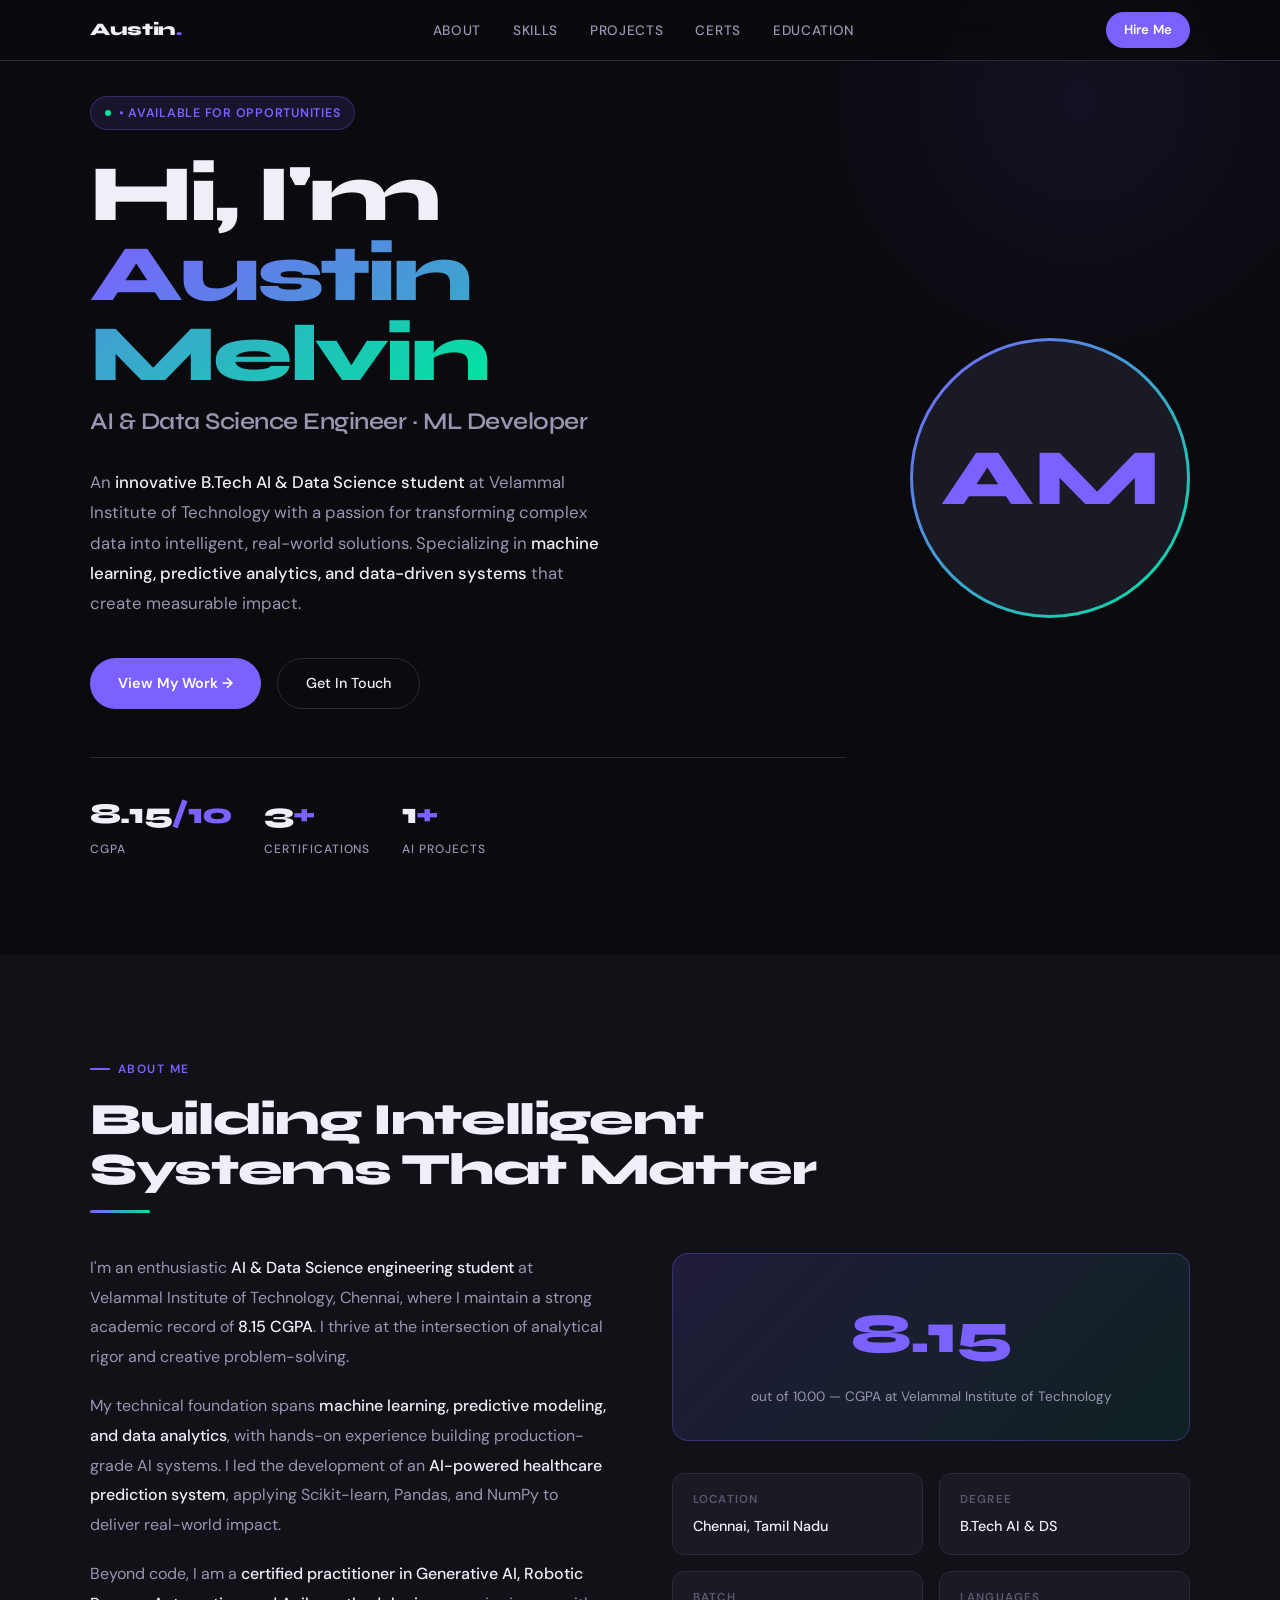
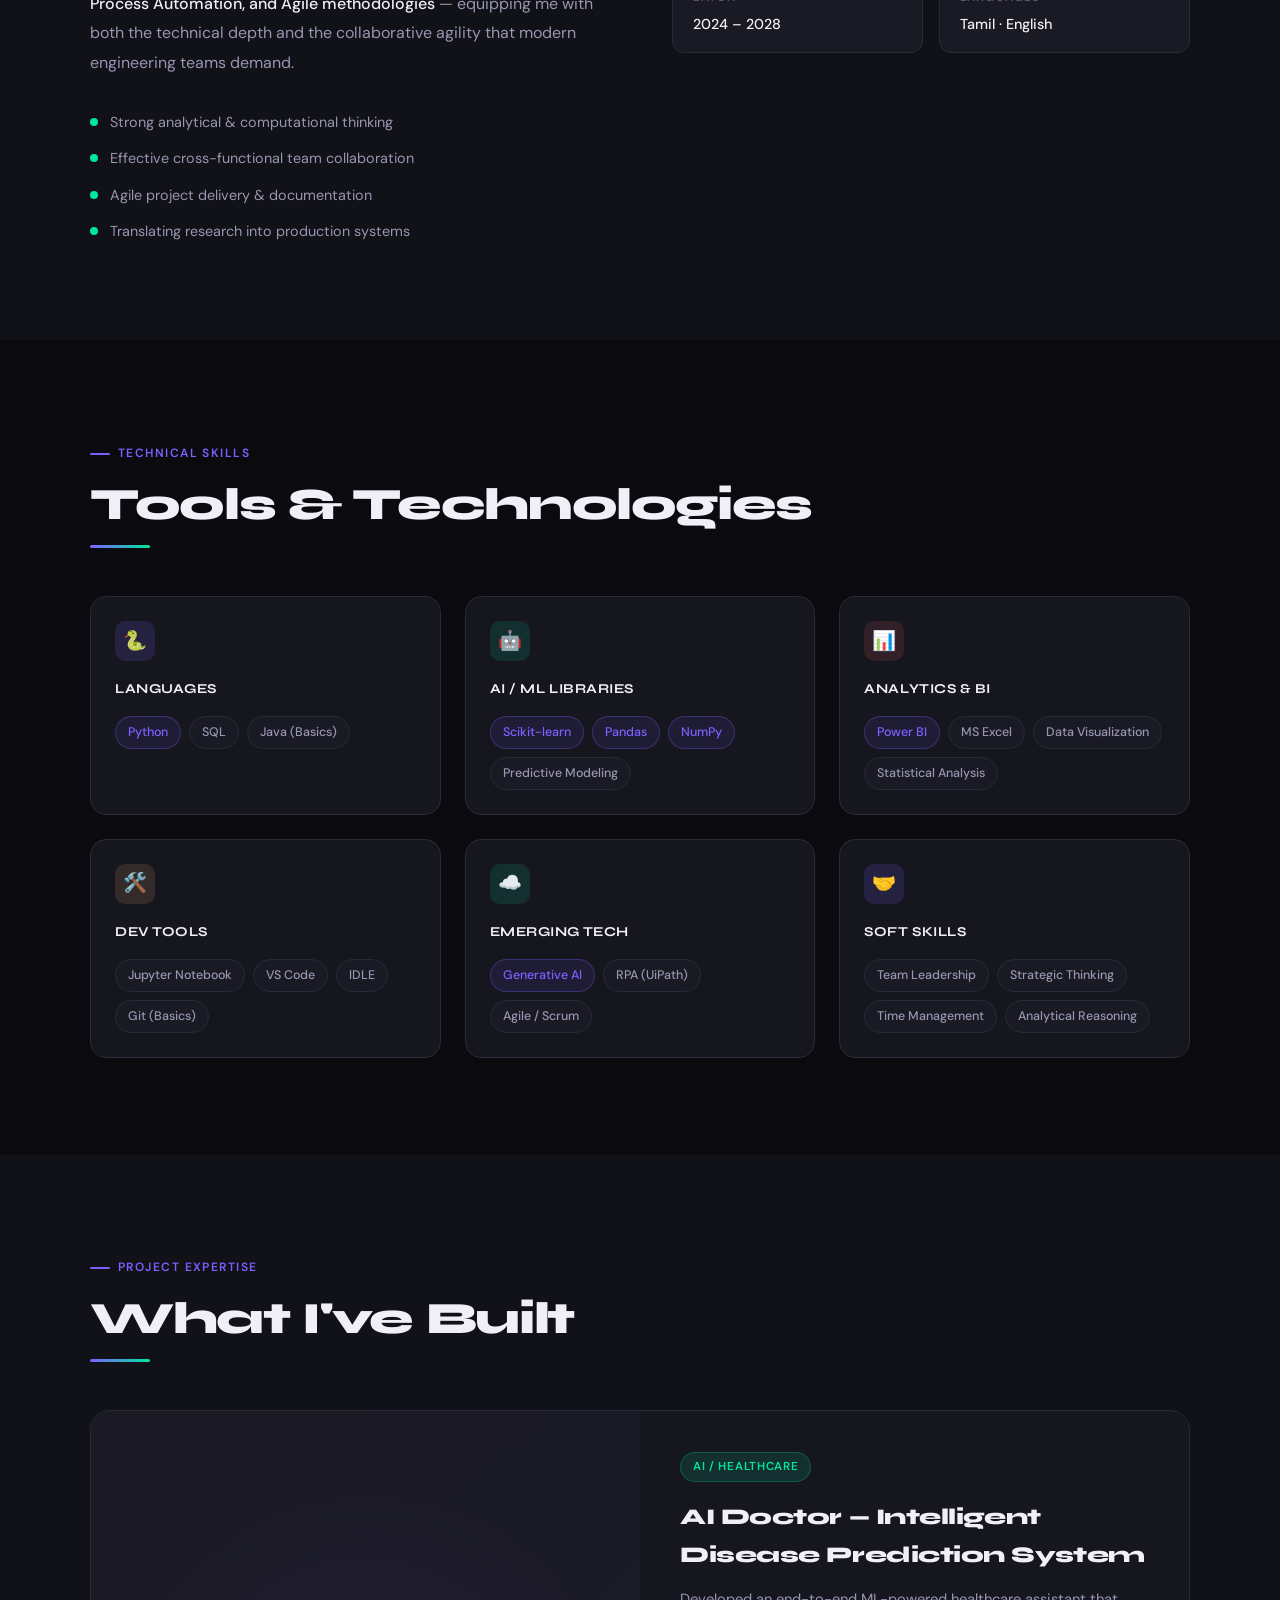
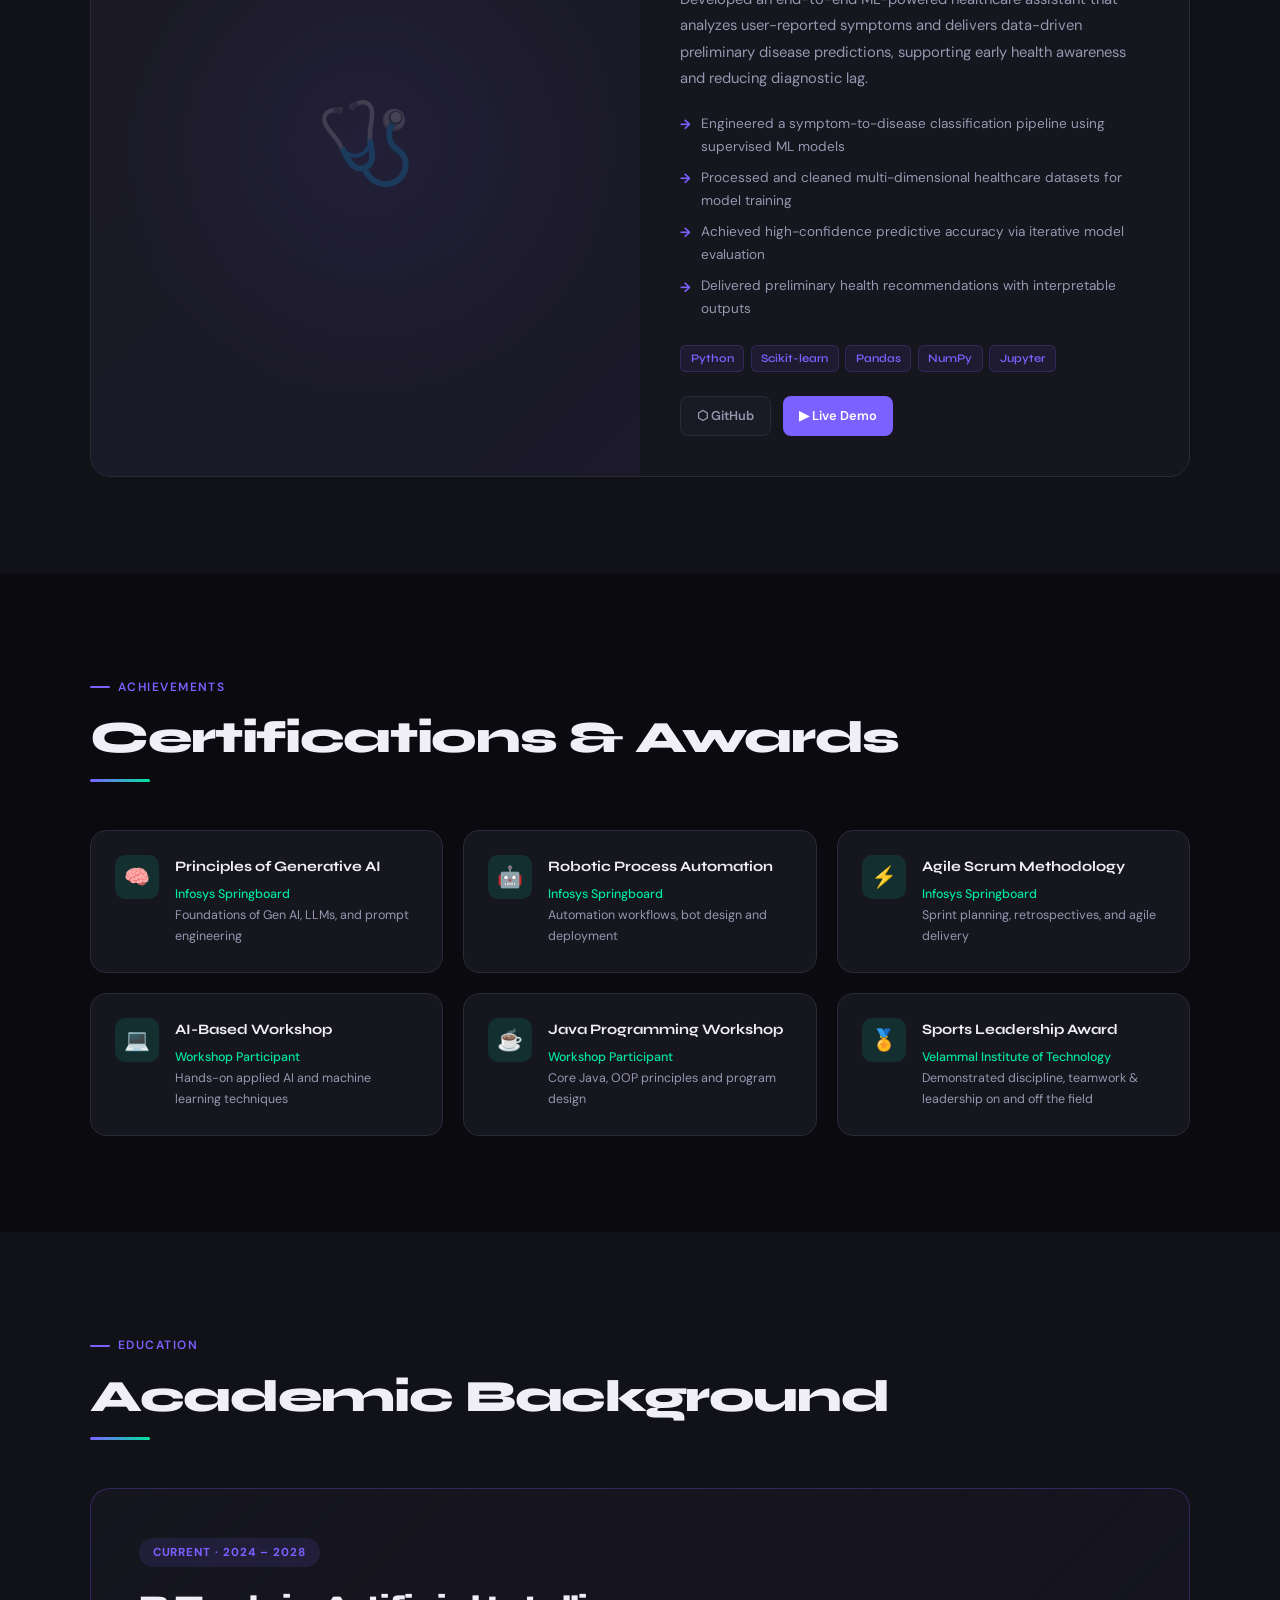
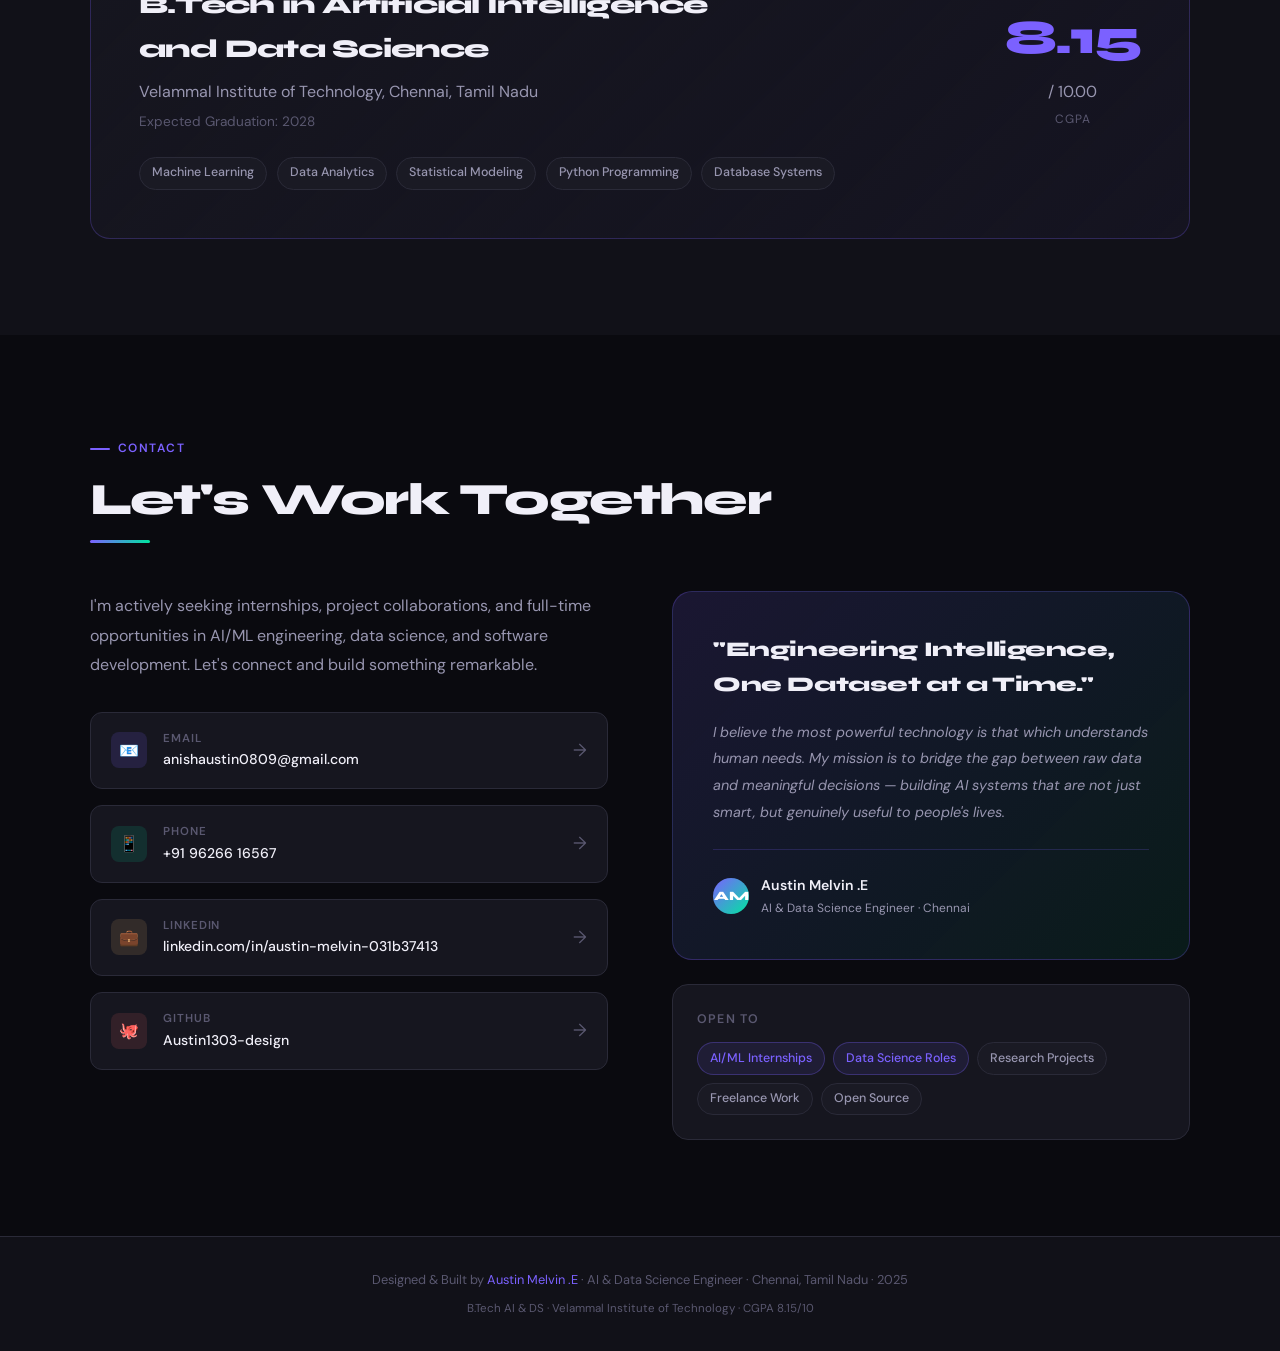
<file: index.html>
<!DOCTYPE html>
<html lang="en">
<head>
<meta charset="UTF-8">
<meta name="viewport" content="width=device-width, initial-scale=1.0">
<title>Austin Melvin | AI & Data Science Engineer</title>
<link href="https://fonts.googleapis.com/css2?family=Syne:wght@400;500;600;700;800&family=DM+Sans:ital,wght@0,300;0,400;0,500;1,300&display=swap" rel="stylesheet">
<style>
  *,*::before,*::after{box-sizing:border-box;margin:0;padding:0}
  :root{
    --bg:#0A0A0F;
    --bg2:#111118;
    --bg3:#1A1A24;
    --card:#16161F;
    --border:#2A2A38;
    --accent:#7B61FF;
    --accent2:#00E5A0;
    --accent3:#FF6B6B;
    --text:#F0EFF8;
    --muted:#9896B0;
    --subtle:#5A5870;
    --font-head:'Syne',sans-serif;
    --font-body:'DM Sans',sans-serif;
  }
  html{scroll-behavior:smooth}
  body{background:var(--bg);color:var(--text);font-family:var(--font-body);font-size:16px;line-height:1.7;overflow-x:hidden}

  /* NAV */
  nav{position:fixed;top:0;left:0;right:0;z-index:100;background:rgba(10,10,15,0.85);backdrop-filter:blur(16px);border-bottom:1px solid var(--border);padding:0 2rem}
  .nav-inner{max-width:1100px;margin:0 auto;display:flex;align-items:center;justify-content:space-between;height:60px}
  .nav-logo{font-family:var(--font-head);font-weight:800;font-size:1.1rem;color:var(--text);text-decoration:none;letter-spacing:-0.02em}
  .nav-logo span{color:var(--accent)}
  .nav-links{display:flex;gap:2rem;list-style:none}
  .nav-links a{color:var(--muted);text-decoration:none;font-size:0.85rem;font-weight:500;letter-spacing:0.05em;text-transform:uppercase;transition:color 0.2s}
  .nav-links a:hover{color:var(--text)}
  .nav-cta{background:var(--accent);color:#fff;padding:0.45rem 1.1rem;border-radius:100px;font-size:0.82rem;font-weight:600;text-decoration:none;letter-spacing:0.02em;transition:opacity 0.2s}
  .nav-cta:hover{opacity:0.85}

  .menu-toggle {
    display: none;
    flex-direction: column;
    justify-content: space-between;
    width: 20px;
    height: 14px;
    background: transparent;
    border: none;
    cursor: pointer;
    z-index: 110;
    padding: 0;
  }
  .menu-toggle span {
    width: 100%;
    height: 2px;
    background-color: var(--text);
    transition: all 0.3s cubic-bezier(0.16, 1, 0.3, 1);
    border-radius: 2px;
  }

  /* SECTIONS */
  section{padding:6rem 2rem}
  .container{max-width:1100px;margin:0 auto}
  .section-label{display:inline-flex;align-items:center;gap:0.5rem;font-size:0.75rem;font-weight:600;letter-spacing:0.12em;text-transform:uppercase;color:var(--accent);margin-bottom:1rem}
  .section-label::before{content:'';width:20px;height:2px;background:var(--accent);border-radius:2px}
  h2.section-title{font-family:var(--font-head);font-size:clamp(2rem,4vw,2.8rem);font-weight:800;color:var(--text);letter-spacing:-0.03em;line-height:1.1;margin-bottom:1rem}

  /* HERO */
  #hero{min-height:100vh;display:flex;align-items:center;padding-top:6rem;position:relative;overflow:hidden}
  .hero-grid{display:grid;grid-template-columns:1fr auto;gap:4rem;align-items:center}
  .hero-tag{display:inline-flex;align-items:center;gap:0.5rem;background:rgba(123,97,255,0.12);border:1px solid rgba(123,97,255,0.3);color:var(--accent);padding:0.35rem 0.85rem;border-radius:100px;font-size:0.78rem;font-weight:600;letter-spacing:0.06em;text-transform:uppercase;margin-bottom:1.5rem}
  .hero-tag::before{content:'';width:6px;height:6px;border-radius:50%;background:var(--accent2);animation:pulse 2s infinite}
  @keyframes pulse{0%,100%{opacity:1}50%{opacity:0.3}}
  h1{font-family:var(--font-head);font-size:clamp(3rem,7vw,5rem);font-weight:800;letter-spacing:-0.04em;line-height:1;margin-bottom:0.5rem}
  h1 .name-accent{background:linear-gradient(135deg,var(--accent),var(--accent2));-webkit-background-clip:text;-webkit-text-fill-color:transparent;background-clip:text}
  .hero-role{font-family:var(--font-head);font-size:clamp(1.1rem,2.5vw,1.5rem);font-weight:600;color:var(--muted);margin-bottom:1.5rem;letter-spacing:-0.02em}
  .hero-bio{color:var(--muted);font-size:1.05rem;max-width:520px;margin-bottom:2.5rem;line-height:1.8}
  .hero-bio strong{color:var(--text);font-weight:500}
  .hero-actions{display:flex;gap:1rem;flex-wrap:wrap}
  .btn-primary{background:var(--accent);color:#fff;padding:0.75rem 1.75rem;border-radius:100px;font-size:0.9rem;font-weight:600;text-decoration:none;transition:all 0.2s;display:inline-flex;align-items:center;gap:0.5rem}
  .btn-primary:hover{background:#6a50ee;transform:translateY(-1px)}
  .btn-secondary{background:transparent;color:var(--text);border:1px solid var(--border);padding:0.75rem 1.75rem;border-radius:100px;font-size:0.9rem;font-weight:500;text-decoration:none;transition:all 0.2s}
  .btn-secondary:hover{border-color:var(--accent);color:var(--accent)}
  .hero-stats{display:flex;gap:2rem;margin-top:3rem;padding-top:2rem;border-top:1px solid var(--border)}
  .stat{text-align:left}
  .stat-num{font-family:var(--font-head);font-size:1.8rem;font-weight:800;color:var(--text);letter-spacing:-0.04em}
  .stat-num span{color:var(--accent)}
  .stat-label{font-size:0.75rem;color:var(--muted);text-transform:uppercase;letter-spacing:0.08em;font-weight:500}
  .hero-visual{width:280px;height:280px;position:relative;flex-shrink:0}
  .avatar-ring{width:280px;height:280px;border-radius:50%;background:linear-gradient(135deg,var(--accent),var(--accent2));padding:3px;animation:spin 12s linear infinite}
  @keyframes spin{from{transform:rotate(0deg)}to{transform:rotate(360deg)}}
  .avatar-inner{width:100%;height:100%;border-radius:50%;background:var(--bg3);display:flex;align-items:center;justify-content:center;font-family:var(--font-head);font-size:5rem;font-weight:800;color:var(--accent)}
  .hero-bg-orb{position:absolute;width:600px;height:600px;border-radius:50%;background:radial-gradient(circle,rgba(123,97,255,0.08) 0%,transparent 70%);top:-200px;right:-100px;pointer-events:none}

  /* ABOUT */
  #about{background:var(--bg2)}
  .about-grid{display:grid;grid-template-columns:1fr 1fr;gap:4rem;align-items:start}
  .about-text p{color:var(--muted);margin-bottom:1.25rem;font-size:1rem;line-height:1.85}
  .about-text p strong{color:var(--text);font-weight:500}
  .info-grid{display:grid;grid-template-columns:1fr 1fr;gap:1rem;margin-top:2rem}
  .info-item{background:var(--bg3);border:1px solid var(--border);border-radius:12px;padding:1rem 1.25rem}
  .info-label{font-size:0.72rem;text-transform:uppercase;letter-spacing:0.1em;color:var(--subtle);font-weight:600;margin-bottom:0.25rem}
  .info-val{font-size:0.9rem;color:var(--text);font-weight:500}
  .cgpa-card{background:linear-gradient(135deg,rgba(123,97,255,0.15),rgba(0,229,160,0.08));border:1px solid rgba(123,97,255,0.3);border-radius:16px;padding:2rem;text-align:center}
  .cgpa-num{font-family:var(--font-head);font-size:3.5rem;font-weight:800;color:var(--accent);letter-spacing:-0.04em}
  .cgpa-label{color:var(--muted);font-size:0.85rem;margin-top:0.25rem}
  .strength-list{margin-top:2rem;display:flex;flex-direction:column;gap:0.75rem}
  .strength-item{display:flex;align-items:center;gap:0.75rem;font-size:0.9rem;color:var(--muted)}
  .strength-dot{width:8px;height:8px;border-radius:50%;background:var(--accent2);flex-shrink:0}

  /* SKILLS */
  #skills{}
  .skills-grid{display:grid;grid-template-columns:repeat(auto-fit,minmax(260px,1fr));gap:1.5rem;margin-top:3rem}
  .skill-card{background:var(--card);border:1px solid var(--border);border-radius:16px;padding:1.5rem;transition:border-color 0.2s}
  .skill-card:hover{border-color:var(--accent)}
  .skill-card-icon{width:40px;height:40px;border-radius:10px;display:flex;align-items:center;justify-content:center;font-size:1.2rem;margin-bottom:1rem}
  .ic-purple{background:rgba(123,97,255,0.15)}
  .ic-teal{background:rgba(0,229,160,0.12)}
  .ic-coral{background:rgba(255,107,107,0.12)}
  .ic-amber{background:rgba(250,199,117,0.12)}
  .skill-card h3{font-family:var(--font-head);font-size:0.85rem;font-weight:700;color:var(--text);letter-spacing:0.04em;text-transform:uppercase;margin-bottom:1rem}
  .skill-tags{display:flex;flex-wrap:wrap;gap:0.5rem}
  .tag{background:var(--bg3);border:1px solid var(--border);color:var(--muted);padding:0.3rem 0.75rem;border-radius:100px;font-size:0.78rem;font-weight:500;transition:all 0.2s}
  .tag:hover{border-color:var(--accent);color:var(--accent)}
  .tag.featured{background:rgba(123,97,255,0.1);border-color:rgba(123,97,255,0.3);color:var(--accent)}

  /* PROJECTS */
  #projects{background:var(--bg2)}
  .projects-grid{display:grid;gap:2rem;margin-top:3rem}
  .project-card{background:var(--card);border:1px solid var(--border);border-radius:20px;overflow:hidden;display:grid;grid-template-columns:1fr 1fr;transition:transform 0.2s,border-color 0.2s}
  .project-card:hover{transform:translateY(-3px);border-color:rgba(123,97,255,0.4)}
  .project-visual{background:linear-gradient(135deg,var(--bg3) 0%,rgba(123,97,255,0.05) 100%);padding:3rem;display:flex;align-items:center;justify-content:center;position:relative;overflow:hidden}
  .project-visual::after{content:'';position:absolute;inset:0;background:radial-gradient(circle at 50% 50%,rgba(123,97,255,0.08),transparent 60%)}
  .project-icon-big{font-family:var(--font-head);font-size:5rem;font-weight:800;color:rgba(123,97,255,0.2);position:relative;z-index:1}
  .project-content{padding:2.5rem}
  .project-badge{display:inline-block;background:rgba(0,229,160,0.12);color:var(--accent2);border:1px solid rgba(0,229,160,0.25);padding:0.25rem 0.75rem;border-radius:100px;font-size:0.72rem;font-weight:600;letter-spacing:0.06em;text-transform:uppercase;margin-bottom:1rem}
  .project-content h3{font-family:var(--font-head);font-size:1.4rem;font-weight:800;color:var(--text);letter-spacing:-0.02em;margin-bottom:0.75rem}
  .project-content p{color:var(--muted);font-size:0.92rem;line-height:1.8;margin-bottom:1.25rem}
  .project-features{list-style:none;margin-bottom:1.5rem;display:flex;flex-direction:column;gap:0.5rem}
  .project-features li{display:flex;align-items:flex-start;gap:0.6rem;font-size:0.85rem;color:var(--muted)}
  .project-features li::before{content:'→';color:var(--accent);font-weight:700;flex-shrink:0;margin-top:0.1em}
  .project-tech{display:flex;flex-wrap:wrap;gap:0.4rem;margin-bottom:1.5rem}
  .tech-tag{background:rgba(123,97,255,0.08);border:1px solid rgba(123,97,255,0.2);color:var(--accent);padding:0.2rem 0.6rem;border-radius:6px;font-size:0.72rem;font-weight:600;font-family:var(--font-head)}
  .project-links{display:flex;gap:0.75rem}
  .link-btn{display:inline-flex;align-items:center;gap:0.4rem;padding:0.5rem 1rem;border-radius:8px;font-size:0.8rem;font-weight:600;text-decoration:none;transition:all 0.2s}
  .link-github{background:var(--bg3);color:var(--muted);border:1px solid var(--border)}
  .link-github:hover{border-color:var(--text);color:var(--text)}
  .link-live{background:var(--accent);color:#fff}
  .link-live:hover{background:#6a50ee}

  /* CERTIFICATIONS */
  #certifications{}
  .cert-grid{display:grid;grid-template-columns:repeat(auto-fit,minmax(280px,1fr));gap:1.25rem;margin-top:3rem}
  .cert-card{background:var(--card);border:1px solid var(--border);border-radius:16px;padding:1.5rem;display:flex;gap:1rem;align-items:flex-start;transition:border-color 0.2s}
  .cert-card:hover{border-color:rgba(0,229,160,0.35)}
  .cert-icon{width:44px;height:44px;border-radius:10px;background:rgba(0,229,160,0.12);display:flex;align-items:center;justify-content:center;flex-shrink:0;font-size:1.3rem}
  .cert-body h4{font-family:var(--font-head);font-size:0.9rem;font-weight:700;color:var(--text);margin-bottom:0.3rem}
  .cert-body p{font-size:0.78rem;color:var(--muted)}
  .cert-org{color:var(--accent2);font-weight:500;font-size:0.78rem;margin-top:0.25rem}

  /* EDUCATION */
  #education{background:var(--bg2)}
  .edu-card{background:linear-gradient(135deg,var(--card) 0%,rgba(123,97,255,0.04) 100%);border:1px solid rgba(123,97,255,0.25);border-radius:20px;padding:3rem;display:grid;grid-template-columns:1fr auto;gap:2rem;align-items:center;margin-top:3rem}
  .edu-tag{display:inline-block;background:rgba(123,97,255,0.12);color:var(--accent);padding:0.3rem 0.85rem;border-radius:100px;font-size:0.72rem;font-weight:700;letter-spacing:0.08em;text-transform:uppercase;margin-bottom:1rem}
  .edu-card h3{font-family:var(--font-head);font-size:1.6rem;font-weight:800;color:var(--text);letter-spacing:-0.03em;margin-bottom:0.5rem}
  .edu-card .institution{color:var(--muted);font-size:1rem;margin-bottom:0.25rem}
  .edu-card .year{color:var(--subtle);font-size:0.85rem}
  .cgpa-big{text-align:center}
  .cgpa-big .num{font-family:var(--font-head);font-size:3rem;font-weight:800;color:var(--accent);display:block;letter-spacing:-0.04em}
  .cgpa-big .denom{font-size:1rem;color:var(--muted)}
  .cgpa-big .lbl{font-size:0.75rem;color:var(--subtle);text-transform:uppercase;letter-spacing:0.08em;margin-top:0.25rem}

  /* CONTACT */
  #contact{}
  .contact-grid{display:grid;grid-template-columns:1fr 1fr;gap:4rem;margin-top:3rem;align-items:start}
  .contact-text p{color:var(--muted);line-height:1.85;margin-bottom:2rem}
  .contact-links{display:flex;flex-direction:column;gap:1rem}
  .contact-link{display:flex;align-items:center;gap:1rem;padding:1rem 1.25rem;background:var(--card);border:1px solid var(--border);border-radius:12px;text-decoration:none;transition:all 0.2s;color:var(--text)}
  .contact-link:hover{border-color:var(--accent);transform:translateX(4px)}
  .contact-link-icon{width:36px;height:36px;border-radius:8px;display:flex;align-items:center;justify-content:center;font-size:1rem;flex-shrink:0}
  .contact-link-text{flex:1}
  .contact-link-label{font-size:0.72rem;text-transform:uppercase;letter-spacing:0.08em;color:var(--subtle);font-weight:600}
  .contact-link-val{font-size:0.88rem;color:var(--text);font-weight:500}
  .contact-link-arrow{color:var(--subtle);font-size:1.1rem;transition:transform 0.2s}
  .contact-link:hover .contact-link-arrow{transform:translateX(3px);color:var(--accent)}
  .brand-card{background:linear-gradient(135deg,rgba(123,97,255,0.15),rgba(0,229,160,0.08));border:1px solid rgba(123,97,255,0.25);border-radius:20px;padding:2.5rem}
  .brand-card h3{font-family:var(--font-head);font-size:1.3rem;font-weight:800;color:var(--text);margin-bottom:1rem;letter-spacing:-0.02em}
  .brand-card p{color:var(--muted);font-size:0.9rem;line-height:1.85;font-style:italic}
  .brand-signature{margin-top:1.5rem;padding-top:1.5rem;border-top:1px solid rgba(123,97,255,0.2);display:flex;align-items:center;gap:0.75rem}
  .sig-avatar{width:36px;height:36px;border-radius:50%;background:linear-gradient(135deg,var(--accent),var(--accent2));display:flex;align-items:center;justify-content:center;font-family:var(--font-head);font-weight:800;font-size:0.8rem;color:#fff}
  .sig-name{font-weight:600;font-size:0.88rem;color:var(--text)}
  .sig-role{font-size:0.75rem;color:var(--muted)}

  /* FOOTER */
  footer{background:var(--bg2);border-top:1px solid var(--border);padding:2rem;text-align:center;color:var(--subtle);font-size:0.8rem}
  footer span{color:var(--accent)}

  /* DIVIDER */
  .divider{width:60px;height:3px;background:linear-gradient(90deg,var(--accent),var(--accent2));border-radius:3px;margin:1rem 0 2.5rem}

  @media(max-width:768px){
    .hero-grid,.about-grid,.contact-grid{grid-template-columns:1fr}
    .hero-visual{display:none}
    .project-card{grid-template-columns:1fr}
    .edu-card{grid-template-columns:1fr}
    nav{padding:0 1.5rem}
    
    .menu-toggle {
      display: flex;
    }
    
    .menu-toggle.active span:nth-child(1) {
      transform: translateY(6px) rotate(45deg);
    }
    .menu-toggle.active span:nth-child(2) {
      opacity: 0;
    }
    .menu-toggle.active span:nth-child(3) {
      transform: translateY(-6px) rotate(-45deg);
    }

    .nav-links {
      position: fixed;
      top: 60px;
      left: 0;
      right: 0;
      background: rgba(10,10,15,0.96);
      backdrop-filter: blur(20px);
      border-bottom: 1px solid var(--border);
      flex-direction: column;
      gap: 0;
      padding: 1rem 0;
      align-items: center;
      display: flex;
      opacity: 0;
      pointer-events: none;
      transform: translateY(-10px);
      transition: all 0.3s cubic-bezier(0.16, 1, 0.3, 1);
    }
    
    .nav-links.active {
      opacity: 1;
      pointer-events: all;
      transform: translateY(0);
    }
    
    .nav-links li {
      width: 100%;
      text-align: center;
    }
    
    .nav-links a {
      display: block;
      padding: 1rem;
      font-size: 0.95rem;
      border-bottom: 1px solid rgba(255, 255, 255, 0.02);
    }
    
    .nav-links li:last-child a {
      border-bottom: none;
    }
  }
</style>
</head>
<body>

<nav>
  <div class="nav-inner">
    <a href="#hero" class="nav-logo">Austin<span>.</span></a>
    <ul class="nav-links">
      <li><a href="#about">About</a></li>
      <li><a href="#skills">Skills</a></li>
      <li><a href="#projects">Projects</a></li>
      <li><a href="#certifications">Certs</a></li>
      <li><a href="#education">Education</a></li>
    </ul>
    <div style="display:flex;align-items:center;gap:1rem">
      <a href="#contact" class="nav-cta">Hire Me</a>
      <button class="menu-toggle" aria-label="Toggle Navigation">
        <span></span>
        <span></span>
        <span></span>
      </button>
    </div>
  </div>
</nav>

<!-- HERO -->
<section id="hero">
  <div class="hero-bg-orb"></div>
  <div class="container">
    <div class="hero-grid">
      <div>
        <div class="hero-tag">&#x2022; Available for Opportunities</div>
        <h1>Hi, I'm<br><span class="name-accent">Austin Melvin</span></h1>
        <p class="hero-role">AI & Data Science Engineer · ML Developer</p>
        <p class="hero-bio">
          An <strong>innovative B.Tech AI & Data Science student</strong> at Velammal Institute of Technology with a passion for transforming complex data into intelligent, real-world solutions. Specializing in <strong>machine learning, predictive analytics, and data-driven systems</strong> that create measurable impact.
        </p>
        <div class="hero-actions">
          <a href="#projects" class="btn-primary">View My Work →</a>
          <a href="mailto:anishaustin0809@gmail.com" class="btn-secondary">Get In Touch</a>
        </div>
        <div class="hero-stats">
          <div class="stat">
            <div class="stat-num">8.15<span>/10</span></div>
            <div class="stat-label">CGPA</div>
          </div>
          <div class="stat">
            <div class="stat-num">3<span>+</span></div>
            <div class="stat-label">Certifications</div>
          </div>
          <div class="stat">
            <div class="stat-num">1<span>+</span></div>
            <div class="stat-label">AI Projects</div>
          </div>
        </div>
      </div>
      <div class="hero-visual">
        <div class="avatar-ring">
          <div class="avatar-inner">AM</div>
        </div>
      </div>
    </div>
  </div>
</section>

<!-- ABOUT -->
<section id="about">
  <div class="container">
    <div class="section-label">About Me</div>
    <h2 class="section-title">Building Intelligent<br>Systems That Matter</h2>
    <div class="divider"></div>
    <div class="about-grid">
      <div class="about-text">
        <p>I'm an enthusiastic <strong>AI & Data Science engineering student</strong> at Velammal Institute of Technology, Chennai, where I maintain a strong academic record of <strong>8.15 CGPA</strong>. I thrive at the intersection of analytical rigor and creative problem-solving.</p>
        <p>My technical foundation spans <strong>machine learning, predictive modeling, and data analytics</strong>, with hands-on experience building production-grade AI systems. I led the development of an <strong>AI-powered healthcare prediction system</strong>, applying Scikit-learn, Pandas, and NumPy to deliver real-world impact.</p>
        <p>Beyond code, I am a <strong>certified practitioner in Generative AI, Robotic Process Automation, and Agile methodologies</strong> — equipping me with both the technical depth and the collaborative agility that modern engineering teams demand.</p>
        <div class="strength-list">
          <div class="strength-item"><div class="strength-dot"></div>Strong analytical & computational thinking</div>
          <div class="strength-item"><div class="strength-dot"></div>Effective cross-functional team collaboration</div>
          <div class="strength-item"><div class="strength-dot"></div>Agile project delivery & documentation</div>
          <div class="strength-item"><div class="strength-dot"></div>Translating research into production systems</div>
        </div>
      </div>
      <div>
        <div class="cgpa-card" style="margin-bottom:1.5rem">
          <div class="cgpa-num">8.15</div>
          <div class="cgpa-label">out of 10.00 — CGPA at Velammal Institute of Technology</div>
        </div>
        <div class="info-grid">
          <div class="info-item">
            <div class="info-label">Location</div>
            <div class="info-val">Chennai, Tamil Nadu</div>
          </div>
          <div class="info-item">
            <div class="info-label">Degree</div>
            <div class="info-val">B.Tech AI & DS</div>
          </div>
          <div class="info-item">
            <div class="info-label">Batch</div>
            <div class="info-val">2024 – 2028</div>
          </div>
          <div class="info-item">
            <div class="info-label">Languages</div>
            <div class="info-val">Tamil · English</div>
          </div>
        </div>
      </div>
    </div>
  </div>
</section>

<!-- SKILLS -->
<section id="skills">
  <div class="container">
    <div class="section-label">Technical Skills</div>
    <h2 class="section-title">Tools & Technologies</h2>
    <div class="divider"></div>
    <div class="skills-grid">
      <div class="skill-card">
        <div class="skill-card-icon ic-purple">🐍</div>
        <h3>Languages</h3>
        <div class="skill-tags">
          <span class="tag featured">Python</span>
          <span class="tag">SQL</span>
          <span class="tag">Java (Basics)</span>
        </div>
      </div>
      <div class="skill-card">
        <div class="skill-card-icon ic-teal">🤖</div>
        <h3>AI / ML Libraries</h3>
        <div class="skill-tags">
          <span class="tag featured">Scikit-learn</span>
          <span class="tag featured">Pandas</span>
          <span class="tag featured">NumPy</span>
          <span class="tag">Predictive Modeling</span>
        </div>
      </div>
      <div class="skill-card">
        <div class="skill-card-icon ic-coral">📊</div>
        <h3>Analytics & BI</h3>
        <div class="skill-tags">
          <span class="tag featured">Power BI</span>
          <span class="tag">MS Excel</span>
          <span class="tag">Data Visualization</span>
          <span class="tag">Statistical Analysis</span>
        </div>
      </div>
      <div class="skill-card">
        <div class="skill-card-icon ic-amber">🛠️</div>
        <h3>Dev Tools</h3>
        <div class="skill-tags">
          <span class="tag">Jupyter Notebook</span>
          <span class="tag">VS Code</span>
          <span class="tag">IDLE</span>
          <span class="tag">Git (Basics)</span>
        </div>
      </div>
      <div class="skill-card">
        <div class="skill-card-icon ic-teal">☁️</div>
        <h3>Emerging Tech</h3>
        <div class="skill-tags">
          <span class="tag featured">Generative AI</span>
          <span class="tag">RPA (UiPath)</span>
          <span class="tag">Agile / Scrum</span>
        </div>
      </div>
      <div class="skill-card">
        <div class="skill-card-icon ic-purple">🤝</div>
        <h3>Soft Skills</h3>
        <div class="skill-tags">
          <span class="tag">Team Leadership</span>
          <span class="tag">Strategic Thinking</span>
          <span class="tag">Time Management</span>
          <span class="tag">Analytical Reasoning</span>
        </div>
      </div>
    </div>
  </div>
</section>

<!-- PROJECTS -->
<section id="projects">
  <div class="container">
    <div class="section-label">Project Expertise</div>
    <h2 class="section-title">What I've Built</h2>
    <div class="divider"></div>
    <div class="projects-grid">
      <div class="project-card">
        <div class="project-visual">
          <div class="project-icon-big">🩺</div>
        </div>
        <div class="project-content">
          <div class="project-badge">AI / Healthcare</div>
          <h3>AI Doctor — Intelligent Disease Prediction System</h3>
          <p>Developed an end-to-end ML-powered healthcare assistant that analyzes user-reported symptoms and delivers data-driven preliminary disease predictions, supporting early health awareness and reducing diagnostic lag.</p>
          <ul class="project-features">
            <li>Engineered a symptom-to-disease classification pipeline using supervised ML models</li>
            <li>Processed and cleaned multi-dimensional healthcare datasets for model training</li>
            <li>Achieved high-confidence predictive accuracy via iterative model evaluation</li>
            <li>Delivered preliminary health recommendations with interpretable outputs</li>
          </ul>
          <div class="project-tech">
            <span class="tech-tag">Python</span>
            <span class="tech-tag">Scikit-learn</span>
            <span class="tech-tag">Pandas</span>
            <span class="tech-tag">NumPy</span>
            <span class="tech-tag">Jupyter</span>
          </div>
          <div class="project-links">
            <a href="https://github.com/Austin1303-design/mediai-doctor" target="_blank" class="link-btn link-github">⬡ GitHub</a>
            <a href="https://github.com/Austin1303-design/mediai-doctor" target="_blank" class="link-btn link-live">▶ Live Demo</a>
          </div>
        </div>
      </div>
    </div>
  </div>
</section>

<!-- CERTIFICATIONS -->
<section id="certifications">
  <div class="container">
    <div class="section-label">Achievements</div>
    <h2 class="section-title">Certifications & Awards</h2>
    <div class="divider"></div>
    <div class="cert-grid">
      <div class="cert-card">
        <div class="cert-icon">🧠</div>
        <div class="cert-body">
          <h4>Principles of Generative AI</h4>
          <div class="cert-org">Infosys Springboard</div>
          <p>Foundations of Gen AI, LLMs, and prompt engineering</p>
        </div>
      </div>
      <div class="cert-card">
        <div class="cert-icon">🤖</div>
        <div class="cert-body">
          <h4>Robotic Process Automation</h4>
          <div class="cert-org">Infosys Springboard</div>
          <p>Automation workflows, bot design and deployment</p>
        </div>
      </div>
      <div class="cert-card">
        <div class="cert-icon">⚡</div>
        <div class="cert-body">
          <h4>Agile Scrum Methodology</h4>
          <div class="cert-org">Infosys Springboard</div>
          <p>Sprint planning, retrospectives, and agile delivery</p>
        </div>
      </div>
      <div class="cert-card">
        <div class="cert-icon">💻</div>
        <div class="cert-body">
          <h4>AI-Based Workshop</h4>
          <div class="cert-org">Workshop Participant</div>
          <p>Hands-on applied AI and machine learning techniques</p>
        </div>
      </div>
      <div class="cert-card">
        <div class="cert-icon">☕</div>
        <div class="cert-body">
          <h4>Java Programming Workshop</h4>
          <div class="cert-org">Workshop Participant</div>
          <p>Core Java, OOP principles and program design</p>
        </div>
      </div>
      <div class="cert-card">
        <div class="cert-icon">🏅</div>
        <div class="cert-body">
          <h4>Sports Leadership Award</h4>
          <div class="cert-org">Velammal Institute of Technology</div>
          <p>Demonstrated discipline, teamwork & leadership on and off the field</p>
        </div>
      </div>
    </div>
  </div>
</section>

<!-- EDUCATION -->
<section id="education">
  <div class="container">
    <div class="section-label">Education</div>
    <h2 class="section-title">Academic Background</h2>
    <div class="divider"></div>
    <div class="edu-card">
      <div>
        <div class="edu-tag">Current · 2024 – 2028</div>
        <h3>B.Tech in Artificial Intelligence<br>and Data Science</h3>
        <p class="institution">Velammal Institute of Technology, Chennai, Tamil Nadu</p>
        <p class="year">Expected Graduation: 2028</p>
        <div style="margin-top:1.5rem;display:flex;flex-wrap:wrap;gap:0.6rem">
          <span class="tag">Machine Learning</span>
          <span class="tag">Data Analytics</span>
          <span class="tag">Statistical Modeling</span>
          <span class="tag">Python Programming</span>
          <span class="tag">Database Systems</span>
        </div>
      </div>
      <div class="cgpa-big">
        <span class="num">8.15</span>
        <span class="denom">/ 10.00</span>
        <div class="lbl">CGPA</div>
      </div>
    </div>
  </div>
</section>

<!-- CONTACT -->
<section id="contact">
  <div class="container">
    <div class="section-label">Contact</div>
    <h2 class="section-title">Let's Work Together</h2>
    <div class="divider"></div>
    <div class="contact-grid">
      <div>
        <div class="contact-text">
          <p>I'm actively seeking internships, project collaborations, and full-time opportunities in AI/ML engineering, data science, and software development. Let's connect and build something remarkable.</p>
        </div>
        <div class="contact-links">
          <a href="mailto:anishaustin0809@gmail.com" class="contact-link">
            <div class="contact-link-icon ic-purple">📧</div>
            <div class="contact-link-text">
              <div class="contact-link-label">Email</div>
              <div class="contact-link-val">anishaustin0809@gmail.com</div>
            </div>
            <div class="contact-link-arrow">→</div>
          </a>
          <a href="tel:+919626616567" class="contact-link">
            <div class="contact-link-icon ic-teal">📱</div>
            <div class="contact-link-text">
              <div class="contact-link-label">Phone</div>
              <div class="contact-link-val">+91 96266 16567</div>
            </div>
            <div class="contact-link-arrow">→</div>
          </a>
          <a href="https://www.linkedin.com/in/austin-melvin-031b37413" target="_blank" class="contact-link">
            <div class="contact-link-icon ic-amber">💼</div>
            <div class="contact-link-text">
              <div class="contact-link-label">LinkedIn</div>
              <div class="contact-link-val">linkedin.com/in/austin-melvin-031b37413</div>
            </div>
            <div class="contact-link-arrow">→</div>
          </a>
          <a href="https://github.com/Austin1303-design" target="_blank" class="contact-link">
            <div class="contact-link-icon ic-coral">🐙</div>
            <div class="contact-link-text">
              <div class="contact-link-label">GitHub</div>
              <div class="contact-link-val">Austin1303-design</div>
            </div>
            <div class="contact-link-arrow">→</div>
          </a>
        </div>
      </div>
      <div>
        <div class="brand-card">
          <h3>"Engineering Intelligence,<br>One Dataset at a Time."</h3>
          <p>I believe the most powerful technology is that which understands human needs. My mission is to bridge the gap between raw data and meaningful decisions — building AI systems that are not just smart, but genuinely useful to people's lives.</p>
          <div class="brand-signature">
            <div class="sig-avatar">AM</div>
            <div>
              <div class="sig-name">Austin Melvin .E</div>
              <div class="sig-role">AI & Data Science Engineer · Chennai</div>
            </div>
          </div>
        </div>
        <div style="margin-top:1.5rem;background:var(--card);border:1px solid var(--border);border-radius:16px;padding:1.5rem">
          <div style="font-size:0.78rem;text-transform:uppercase;letter-spacing:0.1em;color:var(--subtle);font-weight:600;margin-bottom:0.75rem">Open To</div>
          <div style="display:flex;flex-wrap:wrap;gap:0.5rem">
            <span class="tag featured">AI/ML Internships</span>
            <span class="tag featured">Data Science Roles</span>
            <span class="tag">Research Projects</span>
            <span class="tag">Freelance Work</span>
            <span class="tag">Open Source</span>
          </div>
        </div>
      </div>
    </div>
  </div>
</section>

<footer>
  <p>Designed & Built by <span>Austin Melvin .E</span> · AI & Data Science Engineer · Chennai, Tamil Nadu · 2025</p>
  <p style="margin-top:0.5rem;font-size:0.72rem">B.Tech AI & DS · Velammal Institute of Technology · CGPA 8.15/10</p>
</footer>

<script>
  // Smooth scroll
  document.querySelectorAll('a[href^="#"]').forEach(a=>{
    a.addEventListener('click',e=>{
      const t=document.querySelector(a.getAttribute('href'));
      if(t){e.preventDefault();t.scrollIntoView({behavior:'smooth'})}
    })
  });

  // Mobile menu toggle
  const menuToggle = document.querySelector('.menu-toggle');
  const navLinks = document.querySelector('.nav-links');
  
  if (menuToggle && navLinks) {
    menuToggle.addEventListener('click', () => {
      menuToggle.classList.toggle('active');
      navLinks.classList.toggle('active');
    });
    
    // Close mobile menu when a link is clicked
    navLinks.querySelectorAll('a').forEach(link => {
      link.addEventListener('click', () => {
        menuToggle.classList.remove('active');
        navLinks.classList.remove('active');
      });
    });
  }

  // Intersection observer for section fade-in
  const obs=new IntersectionObserver(entries=>{
    entries.forEach(e=>{if(e.isIntersecting)e.target.style.opacity='1'})
  },{threshold:0.1});
  document.querySelectorAll('section').forEach(s=>{
    s.style.transition='opacity 0.6s ease';
    obs.observe(s);
  });
</script>
</body>
</html>
</file>
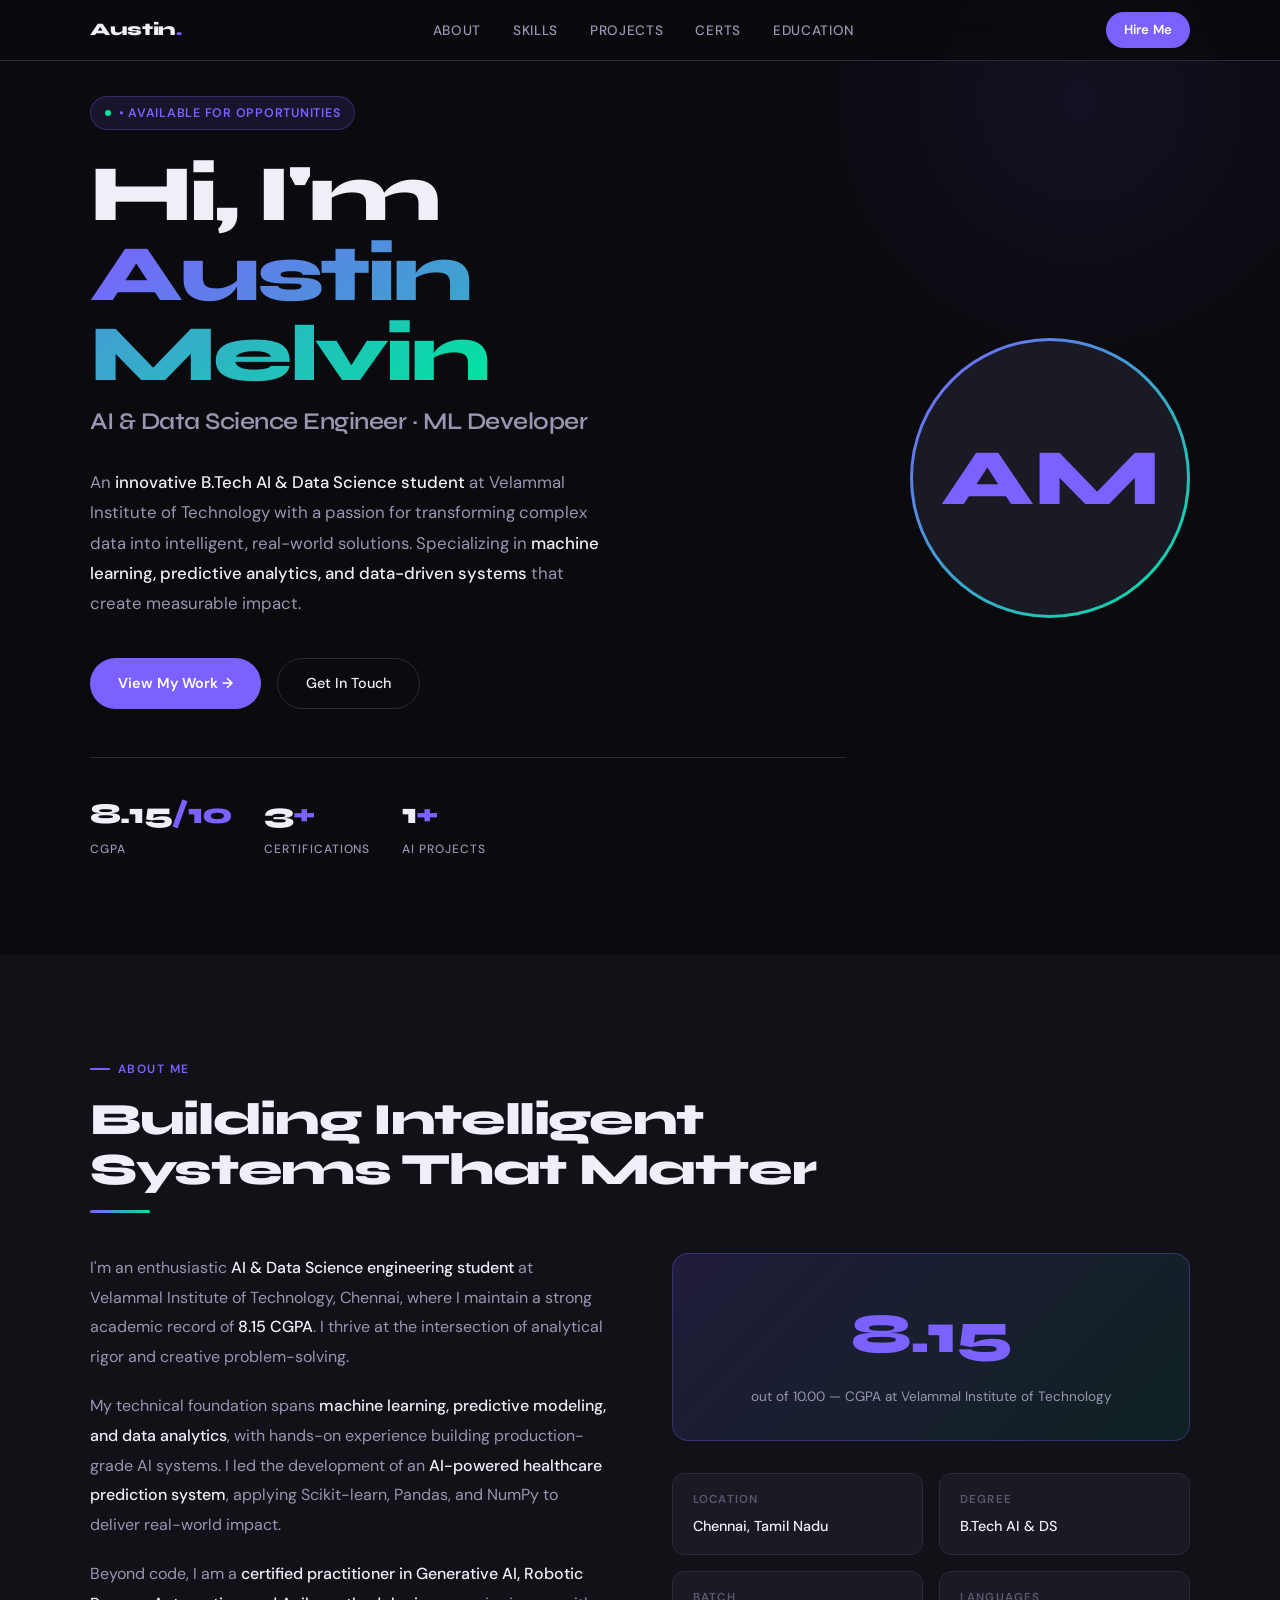
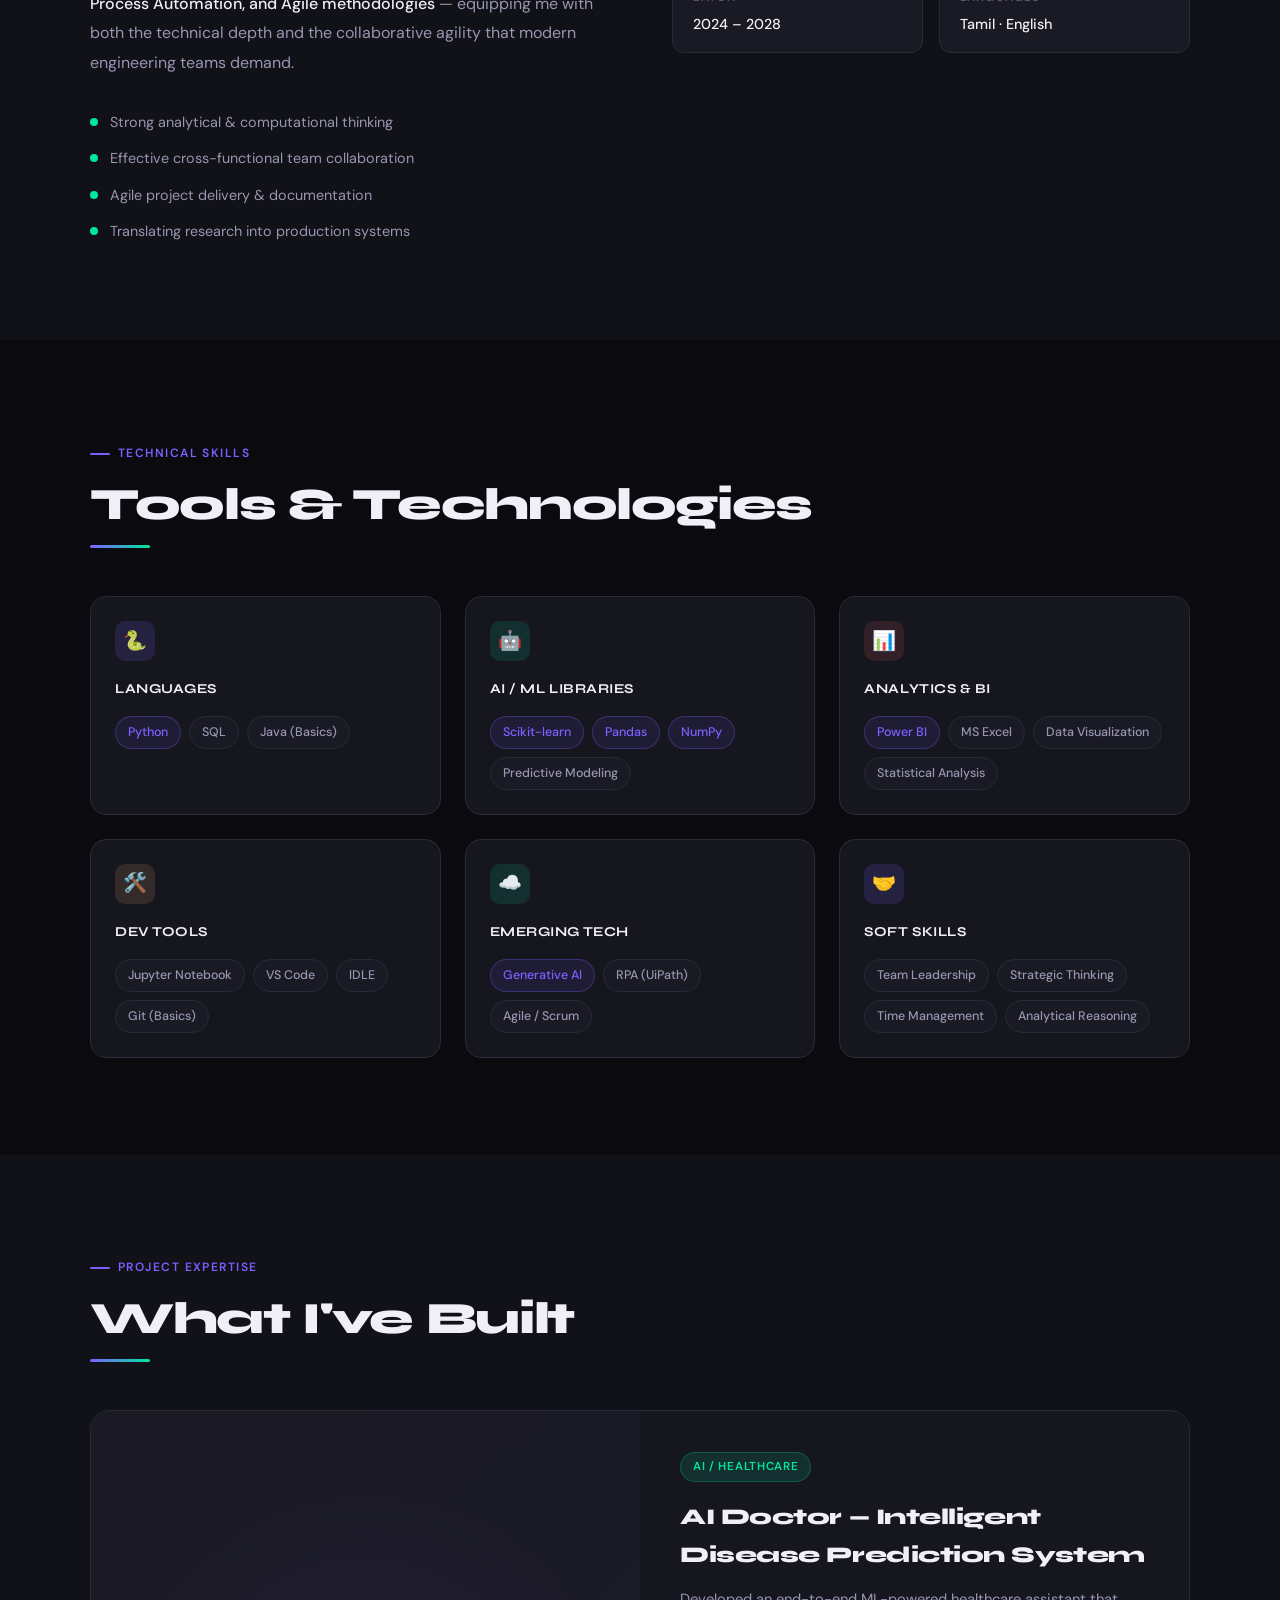
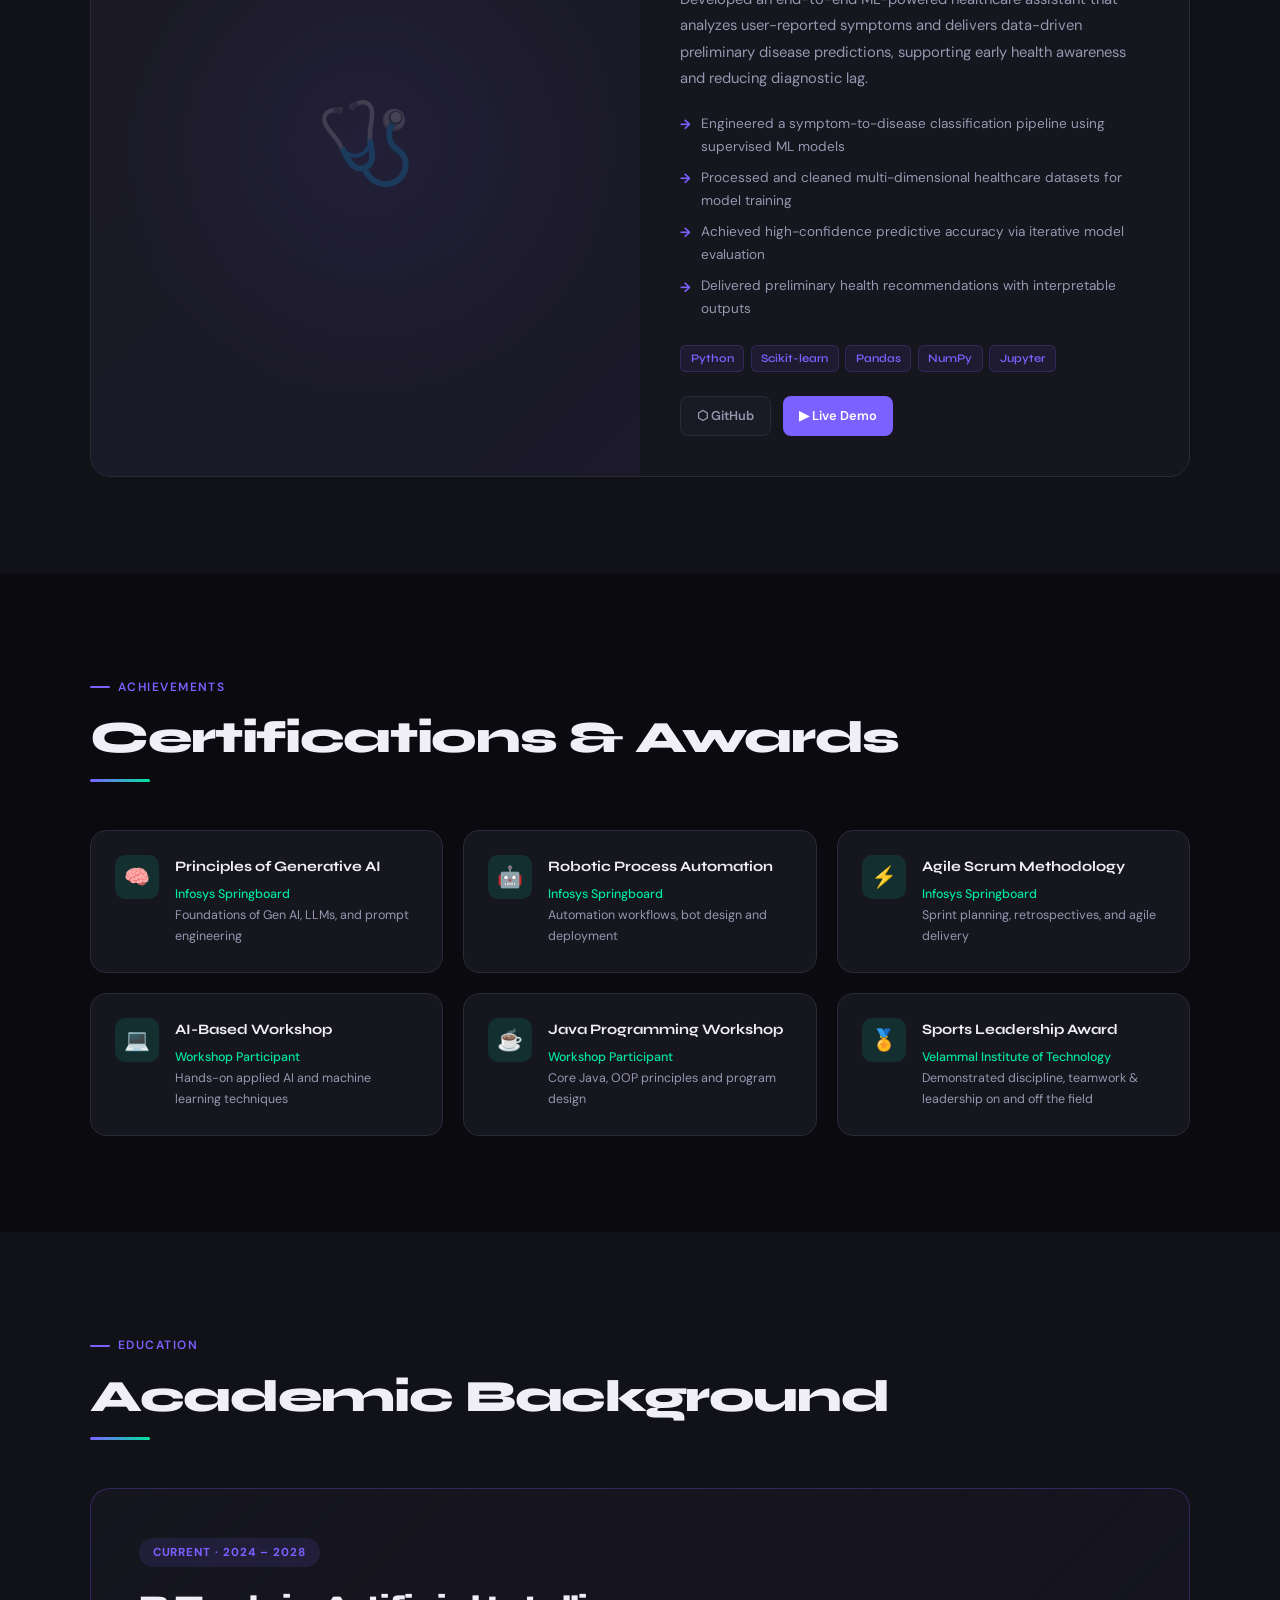
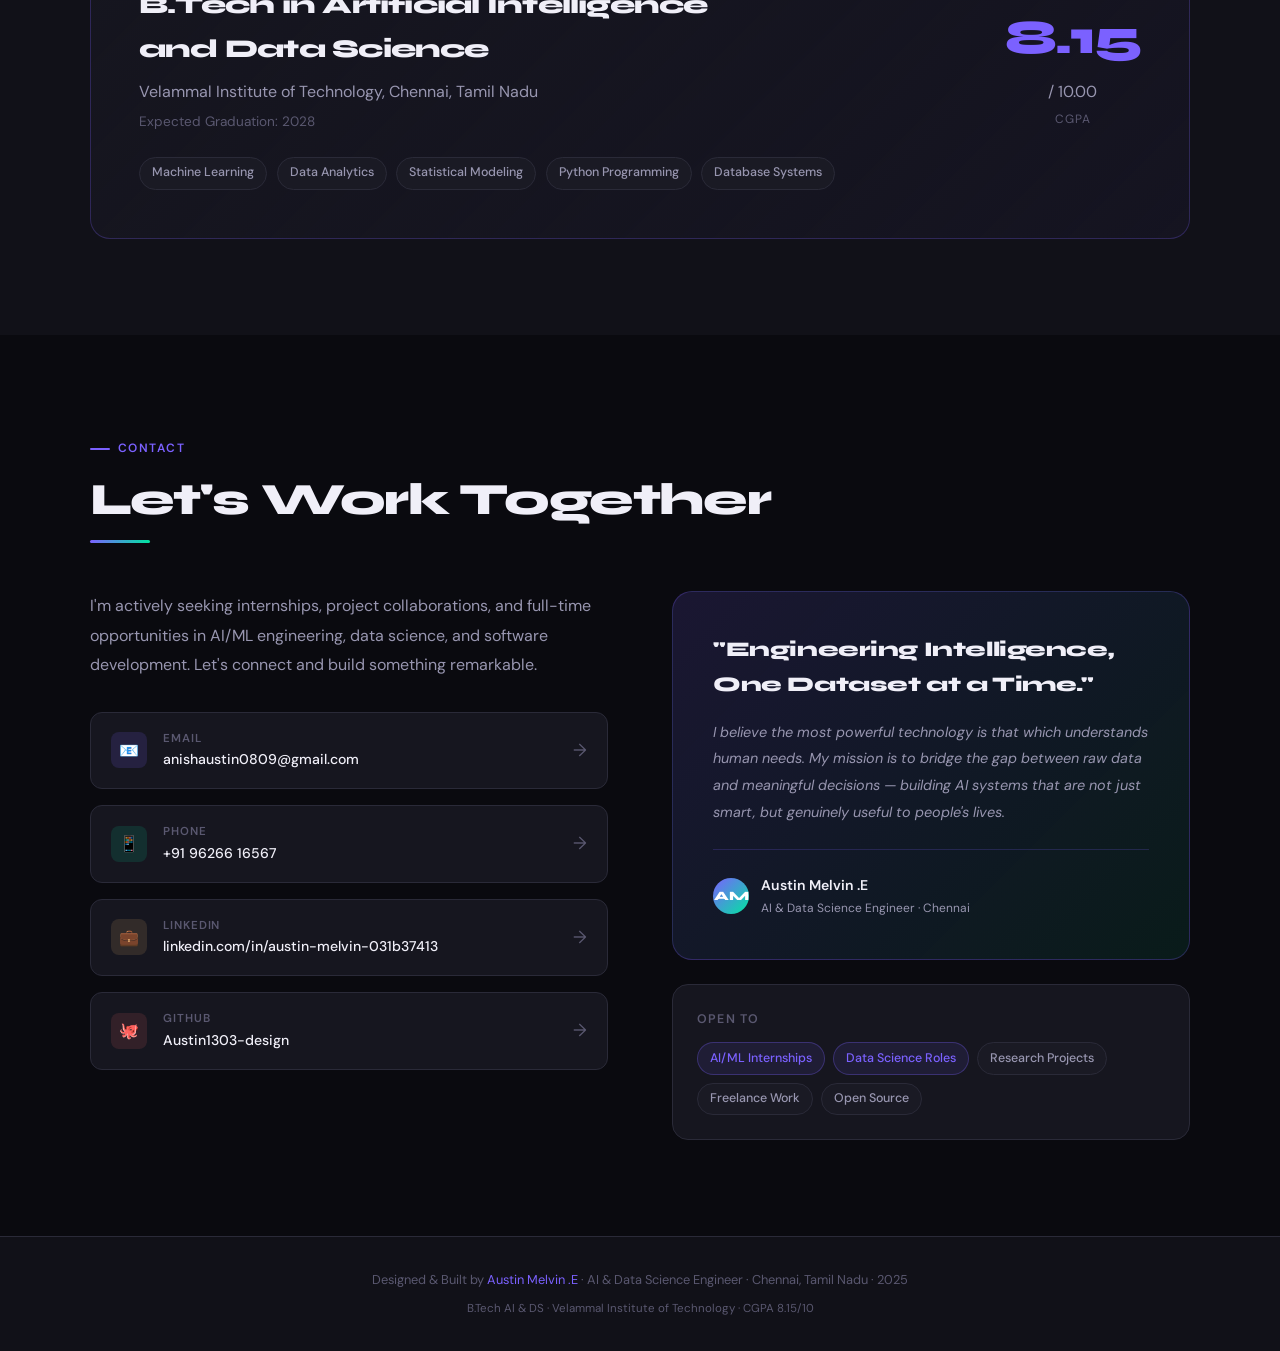
<file: austin_melvin_portfolio (1).html>
<!DOCTYPE html>
<html lang="en">
<head>
<meta charset="UTF-8">
<meta name="viewport" content="width=device-width, initial-scale=1.0">
<title>Austin Melvin | AI & Data Science Engineer</title>
<link href="https://fonts.googleapis.com/css2?family=Syne:wght@400;500;600;700;800&family=DM+Sans:ital,wght@0,300;0,400;0,500;1,300&display=swap" rel="stylesheet">
<style>
  *,*::before,*::after{box-sizing:border-box;margin:0;padding:0}
  :root{
    --bg:#0A0A0F;
    --bg2:#111118;
    --bg3:#1A1A24;
    --card:#16161F;
    --border:#2A2A38;
    --accent:#7B61FF;
    --accent2:#00E5A0;
    --accent3:#FF6B6B;
    --text:#F0EFF8;
    --muted:#9896B0;
    --subtle:#5A5870;
    --font-head:'Syne',sans-serif;
    --font-body:'DM Sans',sans-serif;
  }
  html{scroll-behavior:smooth}
  body{background:var(--bg);color:var(--text);font-family:var(--font-body);font-size:16px;line-height:1.7;overflow-x:hidden}

  /* NAV */
  nav{position:fixed;top:0;left:0;right:0;z-index:100;background:rgba(10,10,15,0.85);backdrop-filter:blur(16px);border-bottom:1px solid var(--border);padding:0 2rem}
  .nav-inner{max-width:1100px;margin:0 auto;display:flex;align-items:center;justify-content:space-between;height:60px}
  .nav-logo{font-family:var(--font-head);font-weight:800;font-size:1.1rem;color:var(--text);text-decoration:none;letter-spacing:-0.02em}
  .nav-logo span{color:var(--accent)}
  .nav-links{display:flex;gap:2rem;list-style:none}
  .nav-links a{color:var(--muted);text-decoration:none;font-size:0.85rem;font-weight:500;letter-spacing:0.05em;text-transform:uppercase;transition:color 0.2s}
  .nav-links a:hover{color:var(--text)}
  .nav-cta{background:var(--accent);color:#fff;padding:0.45rem 1.1rem;border-radius:100px;font-size:0.82rem;font-weight:600;text-decoration:none;letter-spacing:0.02em;transition:opacity 0.2s}
  .nav-cta:hover{opacity:0.85}

  /* SECTIONS */
  section{padding:6rem 2rem}
  .container{max-width:1100px;margin:0 auto}
  .section-label{display:inline-flex;align-items:center;gap:0.5rem;font-size:0.75rem;font-weight:600;letter-spacing:0.12em;text-transform:uppercase;color:var(--accent);margin-bottom:1rem}
  .section-label::before{content:'';width:20px;height:2px;background:var(--accent);border-radius:2px}
  h2.section-title{font-family:var(--font-head);font-size:clamp(2rem,4vw,2.8rem);font-weight:800;color:var(--text);letter-spacing:-0.03em;line-height:1.1;margin-bottom:1rem}

  /* HERO */
  #hero{min-height:100vh;display:flex;align-items:center;padding-top:6rem;position:relative;overflow:hidden}
  .hero-grid{display:grid;grid-template-columns:1fr auto;gap:4rem;align-items:center}
  .hero-tag{display:inline-flex;align-items:center;gap:0.5rem;background:rgba(123,97,255,0.12);border:1px solid rgba(123,97,255,0.3);color:var(--accent);padding:0.35rem 0.85rem;border-radius:100px;font-size:0.78rem;font-weight:600;letter-spacing:0.06em;text-transform:uppercase;margin-bottom:1.5rem}
  .hero-tag::before{content:'';width:6px;height:6px;border-radius:50%;background:var(--accent2);animation:pulse 2s infinite}
  @keyframes pulse{0%,100%{opacity:1}50%{opacity:0.3}}
  h1{font-family:var(--font-head);font-size:clamp(3rem,7vw,5rem);font-weight:800;letter-spacing:-0.04em;line-height:1;margin-bottom:0.5rem}
  h1 .name-accent{background:linear-gradient(135deg,var(--accent),var(--accent2));-webkit-background-clip:text;-webkit-text-fill-color:transparent;background-clip:text}
  .hero-role{font-family:var(--font-head);font-size:clamp(1.1rem,2.5vw,1.5rem);font-weight:600;color:var(--muted);margin-bottom:1.5rem;letter-spacing:-0.02em}
  .hero-bio{color:var(--muted);font-size:1.05rem;max-width:520px;margin-bottom:2.5rem;line-height:1.8}
  .hero-bio strong{color:var(--text);font-weight:500}
  .hero-actions{display:flex;gap:1rem;flex-wrap:wrap}
  .btn-primary{background:var(--accent);color:#fff;padding:0.75rem 1.75rem;border-radius:100px;font-size:0.9rem;font-weight:600;text-decoration:none;transition:all 0.2s;display:inline-flex;align-items:center;gap:0.5rem}
  .btn-primary:hover{background:#6a50ee;transform:translateY(-1px)}
  .btn-secondary{background:transparent;color:var(--text);border:1px solid var(--border);padding:0.75rem 1.75rem;border-radius:100px;font-size:0.9rem;font-weight:500;text-decoration:none;transition:all 0.2s}
  .btn-secondary:hover{border-color:var(--accent);color:var(--accent)}
  .hero-stats{display:flex;gap:2rem;margin-top:3rem;padding-top:2rem;border-top:1px solid var(--border)}
  .stat{text-align:left}
  .stat-num{font-family:var(--font-head);font-size:1.8rem;font-weight:800;color:var(--text);letter-spacing:-0.04em}
  .stat-num span{color:var(--accent)}
  .stat-label{font-size:0.75rem;color:var(--muted);text-transform:uppercase;letter-spacing:0.08em;font-weight:500}
  .hero-visual{width:280px;height:280px;position:relative;flex-shrink:0}
  .avatar-ring{width:280px;height:280px;border-radius:50%;background:linear-gradient(135deg,var(--accent),var(--accent2));padding:3px;animation:spin 12s linear infinite}
  @keyframes spin{from{transform:rotate(0deg)}to{transform:rotate(360deg)}}
  .avatar-inner{width:100%;height:100%;border-radius:50%;background:var(--bg3);display:flex;align-items:center;justify-content:center;font-family:var(--font-head);font-size:5rem;font-weight:800;color:var(--accent)}
  .hero-bg-orb{position:absolute;width:600px;height:600px;border-radius:50%;background:radial-gradient(circle,rgba(123,97,255,0.08) 0%,transparent 70%);top:-200px;right:-100px;pointer-events:none}

  /* ABOUT */
  #about{background:var(--bg2)}
  .about-grid{display:grid;grid-template-columns:1fr 1fr;gap:4rem;align-items:start}
  .about-text p{color:var(--muted);margin-bottom:1.25rem;font-size:1rem;line-height:1.85}
  .about-text p strong{color:var(--text);font-weight:500}
  .info-grid{display:grid;grid-template-columns:1fr 1fr;gap:1rem;margin-top:2rem}
  .info-item{background:var(--bg3);border:1px solid var(--border);border-radius:12px;padding:1rem 1.25rem}
  .info-label{font-size:0.72rem;text-transform:uppercase;letter-spacing:0.1em;color:var(--subtle);font-weight:600;margin-bottom:0.25rem}
  .info-val{font-size:0.9rem;color:var(--text);font-weight:500}
  .cgpa-card{background:linear-gradient(135deg,rgba(123,97,255,0.15),rgba(0,229,160,0.08));border:1px solid rgba(123,97,255,0.3);border-radius:16px;padding:2rem;text-align:center}
  .cgpa-num{font-family:var(--font-head);font-size:3.5rem;font-weight:800;color:var(--accent);letter-spacing:-0.04em}
  .cgpa-label{color:var(--muted);font-size:0.85rem;margin-top:0.25rem}
  .strength-list{margin-top:2rem;display:flex;flex-direction:column;gap:0.75rem}
  .strength-item{display:flex;align-items:center;gap:0.75rem;font-size:0.9rem;color:var(--muted)}
  .strength-dot{width:8px;height:8px;border-radius:50%;background:var(--accent2);flex-shrink:0}

  /* SKILLS */
  #skills{}
  .skills-grid{display:grid;grid-template-columns:repeat(auto-fit,minmax(260px,1fr));gap:1.5rem;margin-top:3rem}
  .skill-card{background:var(--card);border:1px solid var(--border);border-radius:16px;padding:1.5rem;transition:border-color 0.2s}
  .skill-card:hover{border-color:var(--accent)}
  .skill-card-icon{width:40px;height:40px;border-radius:10px;display:flex;align-items:center;justify-content:center;font-size:1.2rem;margin-bottom:1rem}
  .ic-purple{background:rgba(123,97,255,0.15)}
  .ic-teal{background:rgba(0,229,160,0.12)}
  .ic-coral{background:rgba(255,107,107,0.12)}
  .ic-amber{background:rgba(250,199,117,0.12)}
  .skill-card h3{font-family:var(--font-head);font-size:0.85rem;font-weight:700;color:var(--text);letter-spacing:0.04em;text-transform:uppercase;margin-bottom:1rem}
  .skill-tags{display:flex;flex-wrap:wrap;gap:0.5rem}
  .tag{background:var(--bg3);border:1px solid var(--border);color:var(--muted);padding:0.3rem 0.75rem;border-radius:100px;font-size:0.78rem;font-weight:500;transition:all 0.2s}
  .tag:hover{border-color:var(--accent);color:var(--accent)}
  .tag.featured{background:rgba(123,97,255,0.1);border-color:rgba(123,97,255,0.3);color:var(--accent)}

  /* PROJECTS */
  #projects{background:var(--bg2)}
  .projects-grid{display:grid;gap:2rem;margin-top:3rem}
  .project-card{background:var(--card);border:1px solid var(--border);border-radius:20px;overflow:hidden;display:grid;grid-template-columns:1fr 1fr;transition:transform 0.2s,border-color 0.2s}
  .project-card:hover{transform:translateY(-3px);border-color:rgba(123,97,255,0.4)}
  .project-visual{background:linear-gradient(135deg,var(--bg3) 0%,rgba(123,97,255,0.05) 100%);padding:3rem;display:flex;align-items:center;justify-content:center;position:relative;overflow:hidden}
  .project-visual::after{content:'';position:absolute;inset:0;background:radial-gradient(circle at 50% 50%,rgba(123,97,255,0.08),transparent 60%)}
  .project-icon-big{font-family:var(--font-head);font-size:5rem;font-weight:800;color:rgba(123,97,255,0.2);position:relative;z-index:1}
  .project-content{padding:2.5rem}
  .project-badge{display:inline-block;background:rgba(0,229,160,0.12);color:var(--accent2);border:1px solid rgba(0,229,160,0.25);padding:0.25rem 0.75rem;border-radius:100px;font-size:0.72rem;font-weight:600;letter-spacing:0.06em;text-transform:uppercase;margin-bottom:1rem}
  .project-content h3{font-family:var(--font-head);font-size:1.4rem;font-weight:800;color:var(--text);letter-spacing:-0.02em;margin-bottom:0.75rem}
  .project-content p{color:var(--muted);font-size:0.92rem;line-height:1.8;margin-bottom:1.25rem}
  .project-features{list-style:none;margin-bottom:1.5rem;display:flex;flex-direction:column;gap:0.5rem}
  .project-features li{display:flex;align-items:flex-start;gap:0.6rem;font-size:0.85rem;color:var(--muted)}
  .project-features li::before{content:'→';color:var(--accent);font-weight:700;flex-shrink:0;margin-top:0.1em}
  .project-tech{display:flex;flex-wrap:wrap;gap:0.4rem;margin-bottom:1.5rem}
  .tech-tag{background:rgba(123,97,255,0.08);border:1px solid rgba(123,97,255,0.2);color:var(--accent);padding:0.2rem 0.6rem;border-radius:6px;font-size:0.72rem;font-weight:600;font-family:var(--font-head)}
  .project-links{display:flex;gap:0.75rem}
  .link-btn{display:inline-flex;align-items:center;gap:0.4rem;padding:0.5rem 1rem;border-radius:8px;font-size:0.8rem;font-weight:600;text-decoration:none;transition:all 0.2s}
  .link-github{background:var(--bg3);color:var(--muted);border:1px solid var(--border)}
  .link-github:hover{border-color:var(--text);color:var(--text)}
  .link-live{background:var(--accent);color:#fff}
  .link-live:hover{background:#6a50ee}

  /* CERTIFICATIONS */
  #certifications{}
  .cert-grid{display:grid;grid-template-columns:repeat(auto-fit,minmax(280px,1fr));gap:1.25rem;margin-top:3rem}
  .cert-card{background:var(--card);border:1px solid var(--border);border-radius:16px;padding:1.5rem;display:flex;gap:1rem;align-items:flex-start;transition:border-color 0.2s}
  .cert-card:hover{border-color:rgba(0,229,160,0.35)}
  .cert-icon{width:44px;height:44px;border-radius:10px;background:rgba(0,229,160,0.12);display:flex;align-items:center;justify-content:center;flex-shrink:0;font-size:1.3rem}
  .cert-body h4{font-family:var(--font-head);font-size:0.9rem;font-weight:700;color:var(--text);margin-bottom:0.3rem}
  .cert-body p{font-size:0.78rem;color:var(--muted)}
  .cert-org{color:var(--accent2);font-weight:500;font-size:0.78rem;margin-top:0.25rem}

  /* EDUCATION */
  #education{background:var(--bg2)}
  .edu-card{background:linear-gradient(135deg,var(--card) 0%,rgba(123,97,255,0.04) 100%);border:1px solid rgba(123,97,255,0.25);border-radius:20px;padding:3rem;display:grid;grid-template-columns:1fr auto;gap:2rem;align-items:center;margin-top:3rem}
  .edu-tag{display:inline-block;background:rgba(123,97,255,0.12);color:var(--accent);padding:0.3rem 0.85rem;border-radius:100px;font-size:0.72rem;font-weight:700;letter-spacing:0.08em;text-transform:uppercase;margin-bottom:1rem}
  .edu-card h3{font-family:var(--font-head);font-size:1.6rem;font-weight:800;color:var(--text);letter-spacing:-0.03em;margin-bottom:0.5rem}
  .edu-card .institution{color:var(--muted);font-size:1rem;margin-bottom:0.25rem}
  .edu-card .year{color:var(--subtle);font-size:0.85rem}
  .cgpa-big{text-align:center}
  .cgpa-big .num{font-family:var(--font-head);font-size:3rem;font-weight:800;color:var(--accent);display:block;letter-spacing:-0.04em}
  .cgpa-big .denom{font-size:1rem;color:var(--muted)}
  .cgpa-big .lbl{font-size:0.75rem;color:var(--subtle);text-transform:uppercase;letter-spacing:0.08em;margin-top:0.25rem}

  /* CONTACT */
  #contact{}
  .contact-grid{display:grid;grid-template-columns:1fr 1fr;gap:4rem;margin-top:3rem;align-items:start}
  .contact-text p{color:var(--muted);line-height:1.85;margin-bottom:2rem}
  .contact-links{display:flex;flex-direction:column;gap:1rem}
  .contact-link{display:flex;align-items:center;gap:1rem;padding:1rem 1.25rem;background:var(--card);border:1px solid var(--border);border-radius:12px;text-decoration:none;transition:all 0.2s;color:var(--text)}
  .contact-link:hover{border-color:var(--accent);transform:translateX(4px)}
  .contact-link-icon{width:36px;height:36px;border-radius:8px;display:flex;align-items:center;justify-content:center;font-size:1rem;flex-shrink:0}
  .contact-link-text{flex:1}
  .contact-link-label{font-size:0.72rem;text-transform:uppercase;letter-spacing:0.08em;color:var(--subtle);font-weight:600}
  .contact-link-val{font-size:0.88rem;color:var(--text);font-weight:500}
  .contact-link-arrow{color:var(--subtle);font-size:1.1rem;transition:transform 0.2s}
  .contact-link:hover .contact-link-arrow{transform:translateX(3px);color:var(--accent)}
  .brand-card{background:linear-gradient(135deg,rgba(123,97,255,0.15),rgba(0,229,160,0.08));border:1px solid rgba(123,97,255,0.25);border-radius:20px;padding:2.5rem}
  .brand-card h3{font-family:var(--font-head);font-size:1.3rem;font-weight:800;color:var(--text);margin-bottom:1rem;letter-spacing:-0.02em}
  .brand-card p{color:var(--muted);font-size:0.9rem;line-height:1.85;font-style:italic}
  .brand-signature{margin-top:1.5rem;padding-top:1.5rem;border-top:1px solid rgba(123,97,255,0.2);display:flex;align-items:center;gap:0.75rem}
  .sig-avatar{width:36px;height:36px;border-radius:50%;background:linear-gradient(135deg,var(--accent),var(--accent2));display:flex;align-items:center;justify-content:center;font-family:var(--font-head);font-weight:800;font-size:0.8rem;color:#fff}
  .sig-name{font-weight:600;font-size:0.88rem;color:var(--text)}
  .sig-role{font-size:0.75rem;color:var(--muted)}

  /* FOOTER */
  footer{background:var(--bg2);border-top:1px solid var(--border);padding:2rem;text-align:center;color:var(--subtle);font-size:0.8rem}
  footer span{color:var(--accent)}

  /* DIVIDER */
  .divider{width:60px;height:3px;background:linear-gradient(90deg,var(--accent),var(--accent2));border-radius:3px;margin:1rem 0 2.5rem}

  @media(max-width:768px){
    .hero-grid,.about-grid,.contact-grid{grid-template-columns:1fr}
    .hero-visual{display:none}
    .project-card{grid-template-columns:1fr}
    .edu-card{grid-template-columns:1fr}
    nav{padding:0 1rem}
    .nav-links{display:none}
  }
</style>
</head>
<body>

<nav>
  <div class="nav-inner">
    <a href="#hero" class="nav-logo">Austin<span>.</span></a>
    <ul class="nav-links">
      <li><a href="#about">About</a></li>
      <li><a href="#skills">Skills</a></li>
      <li><a href="#projects">Projects</a></li>
      <li><a href="#certifications">Certs</a></li>
      <li><a href="#education">Education</a></li>
    </ul>
    <a href="#contact" class="nav-cta">Hire Me</a>
  </div>
</nav>

<!-- HERO -->
<section id="hero">
  <div class="hero-bg-orb"></div>
  <div class="container">
    <div class="hero-grid">
      <div>
        <div class="hero-tag">&#x2022; Available for Opportunities</div>
        <h1>Hi, I'm<br><span class="name-accent">Austin Melvin</span></h1>
        <p class="hero-role">AI & Data Science Engineer · ML Developer</p>
        <p class="hero-bio">
          An <strong>innovative B.Tech AI & Data Science student</strong> at Velammal Institute of Technology with a passion for transforming complex data into intelligent, real-world solutions. Specializing in <strong>machine learning, predictive analytics, and data-driven systems</strong> that create measurable impact.
        </p>
        <div class="hero-actions">
          <a href="#projects" class="btn-primary">View My Work →</a>
          <a href="mailto:anishaustin0809@gmail.com" class="btn-secondary">Get In Touch</a>
        </div>
        <div class="hero-stats">
          <div class="stat">
            <div class="stat-num">8.15<span>/10</span></div>
            <div class="stat-label">CGPA</div>
          </div>
          <div class="stat">
            <div class="stat-num">3<span>+</span></div>
            <div class="stat-label">Certifications</div>
          </div>
          <div class="stat">
            <div class="stat-num">1<span>+</span></div>
            <div class="stat-label">AI Projects</div>
          </div>
        </div>
      </div>
      <div class="hero-visual">
        <div class="avatar-ring">
          <div class="avatar-inner">AM</div>
        </div>
      </div>
    </div>
  </div>
</section>

<!-- ABOUT -->
<section id="about">
  <div class="container">
    <div class="section-label">About Me</div>
    <h2 class="section-title">Building Intelligent<br>Systems That Matter</h2>
    <div class="divider"></div>
    <div class="about-grid">
      <div class="about-text">
        <p>I'm an enthusiastic <strong>AI & Data Science engineering student</strong> at Velammal Institute of Technology, Chennai, where I maintain a strong academic record of <strong>8.15 CGPA</strong>. I thrive at the intersection of analytical rigor and creative problem-solving.</p>
        <p>My technical foundation spans <strong>machine learning, predictive modeling, and data analytics</strong>, with hands-on experience building production-grade AI systems. I led the development of an <strong>AI-powered healthcare prediction system</strong>, applying Scikit-learn, Pandas, and NumPy to deliver real-world impact.</p>
        <p>Beyond code, I am a <strong>certified practitioner in Generative AI, Robotic Process Automation, and Agile methodologies</strong> — equipping me with both the technical depth and the collaborative agility that modern engineering teams demand.</p>
        <div class="strength-list">
          <div class="strength-item"><div class="strength-dot"></div>Strong analytical & computational thinking</div>
          <div class="strength-item"><div class="strength-dot"></div>Effective cross-functional team collaboration</div>
          <div class="strength-item"><div class="strength-dot"></div>Agile project delivery & documentation</div>
          <div class="strength-item"><div class="strength-dot"></div>Translating research into production systems</div>
        </div>
      </div>
      <div>
        <div class="cgpa-card" style="margin-bottom:1.5rem">
          <div class="cgpa-num">8.15</div>
          <div class="cgpa-label">out of 10.00 — CGPA at Velammal Institute of Technology</div>
        </div>
        <div class="info-grid">
          <div class="info-item">
            <div class="info-label">Location</div>
            <div class="info-val">Chennai, Tamil Nadu</div>
          </div>
          <div class="info-item">
            <div class="info-label">Degree</div>
            <div class="info-val">B.Tech AI & DS</div>
          </div>
          <div class="info-item">
            <div class="info-label">Batch</div>
            <div class="info-val">2024 – 2028</div>
          </div>
          <div class="info-item">
            <div class="info-label">Languages</div>
            <div class="info-val">Tamil · English</div>
          </div>
        </div>
      </div>
    </div>
  </div>
</section>

<!-- SKILLS -->
<section id="skills">
  <div class="container">
    <div class="section-label">Technical Skills</div>
    <h2 class="section-title">Tools & Technologies</h2>
    <div class="divider"></div>
    <div class="skills-grid">
      <div class="skill-card">
        <div class="skill-card-icon ic-purple">🐍</div>
        <h3>Languages</h3>
        <div class="skill-tags">
          <span class="tag featured">Python</span>
          <span class="tag">SQL</span>
          <span class="tag">Java (Basics)</span>
        </div>
      </div>
      <div class="skill-card">
        <div class="skill-card-icon ic-teal">🤖</div>
        <h3>AI / ML Libraries</h3>
        <div class="skill-tags">
          <span class="tag featured">Scikit-learn</span>
          <span class="tag featured">Pandas</span>
          <span class="tag featured">NumPy</span>
          <span class="tag">Predictive Modeling</span>
        </div>
      </div>
      <div class="skill-card">
        <div class="skill-card-icon ic-coral">📊</div>
        <h3>Analytics & BI</h3>
        <div class="skill-tags">
          <span class="tag featured">Power BI</span>
          <span class="tag">MS Excel</span>
          <span class="tag">Data Visualization</span>
          <span class="tag">Statistical Analysis</span>
        </div>
      </div>
      <div class="skill-card">
        <div class="skill-card-icon ic-amber">🛠️</div>
        <h3>Dev Tools</h3>
        <div class="skill-tags">
          <span class="tag">Jupyter Notebook</span>
          <span class="tag">VS Code</span>
          <span class="tag">IDLE</span>
          <span class="tag">Git (Basics)</span>
        </div>
      </div>
      <div class="skill-card">
        <div class="skill-card-icon ic-teal">☁️</div>
        <h3>Emerging Tech</h3>
        <div class="skill-tags">
          <span class="tag featured">Generative AI</span>
          <span class="tag">RPA (UiPath)</span>
          <span class="tag">Agile / Scrum</span>
        </div>
      </div>
      <div class="skill-card">
        <div class="skill-card-icon ic-purple">🤝</div>
        <h3>Soft Skills</h3>
        <div class="skill-tags">
          <span class="tag">Team Leadership</span>
          <span class="tag">Strategic Thinking</span>
          <span class="tag">Time Management</span>
          <span class="tag">Analytical Reasoning</span>
        </div>
      </div>
    </div>
  </div>
</section>

<!-- PROJECTS -->
<section id="projects">
  <div class="container">
    <div class="section-label">Project Expertise</div>
    <h2 class="section-title">What I've Built</h2>
    <div class="divider"></div>
    <div class="projects-grid">
      <div class="project-card">
        <div class="project-visual">
          <div class="project-icon-big">🩺</div>
        </div>
        <div class="project-content">
          <div class="project-badge">AI / Healthcare</div>
          <h3>AI Doctor — Intelligent Disease Prediction System</h3>
          <p>Developed an end-to-end ML-powered healthcare assistant that analyzes user-reported symptoms and delivers data-driven preliminary disease predictions, supporting early health awareness and reducing diagnostic lag.</p>
          <ul class="project-features">
            <li>Engineered a symptom-to-disease classification pipeline using supervised ML models</li>
            <li>Processed and cleaned multi-dimensional healthcare datasets for model training</li>
            <li>Achieved high-confidence predictive accuracy via iterative model evaluation</li>
            <li>Delivered preliminary health recommendations with interpretable outputs</li>
          </ul>
          <div class="project-tech">
            <span class="tech-tag">Python</span>
            <span class="tech-tag">Scikit-learn</span>
            <span class="tech-tag">Pandas</span>
            <span class="tech-tag">NumPy</span>
            <span class="tech-tag">Jupyter</span>
          </div>
          <div class="project-links">
            <a href="https://github.com/Austin1303-design/mediai-doctor" target="_blank" class="link-btn link-github">⬡ GitHub</a>
            <a href="https://github.com/Austin1303-design/mediai-doctor" target="_blank" class="link-btn link-live">▶ Live Demo</a>
          </div>
        </div>
      </div>
    </div>
  </div>
</section>

<!-- CERTIFICATIONS -->
<section id="certifications">
  <div class="container">
    <div class="section-label">Achievements</div>
    <h2 class="section-title">Certifications & Awards</h2>
    <div class="divider"></div>
    <div class="cert-grid">
      <div class="cert-card">
        <div class="cert-icon">🧠</div>
        <div class="cert-body">
          <h4>Principles of Generative AI</h4>
          <div class="cert-org">Infosys Springboard</div>
          <p>Foundations of Gen AI, LLMs, and prompt engineering</p>
        </div>
      </div>
      <div class="cert-card">
        <div class="cert-icon">🤖</div>
        <div class="cert-body">
          <h4>Robotic Process Automation</h4>
          <div class="cert-org">Infosys Springboard</div>
          <p>Automation workflows, bot design and deployment</p>
        </div>
      </div>
      <div class="cert-card">
        <div class="cert-icon">⚡</div>
        <div class="cert-body">
          <h4>Agile Scrum Methodology</h4>
          <div class="cert-org">Infosys Springboard</div>
          <p>Sprint planning, retrospectives, and agile delivery</p>
        </div>
      </div>
      <div class="cert-card">
        <div class="cert-icon">💻</div>
        <div class="cert-body">
          <h4>AI-Based Workshop</h4>
          <div class="cert-org">Workshop Participant</div>
          <p>Hands-on applied AI and machine learning techniques</p>
        </div>
      </div>
      <div class="cert-card">
        <div class="cert-icon">☕</div>
        <div class="cert-body">
          <h4>Java Programming Workshop</h4>
          <div class="cert-org">Workshop Participant</div>
          <p>Core Java, OOP principles and program design</p>
        </div>
      </div>
      <div class="cert-card">
        <div class="cert-icon">🏅</div>
        <div class="cert-body">
          <h4>Sports Leadership Award</h4>
          <div class="cert-org">Velammal Institute of Technology</div>
          <p>Demonstrated discipline, teamwork & leadership on and off the field</p>
        </div>
      </div>
    </div>
  </div>
</section>

<!-- EDUCATION -->
<section id="education">
  <div class="container">
    <div class="section-label">Education</div>
    <h2 class="section-title">Academic Background</h2>
    <div class="divider"></div>
    <div class="edu-card">
      <div>
        <div class="edu-tag">Current · 2024 – 2028</div>
        <h3>B.Tech in Artificial Intelligence<br>and Data Science</h3>
        <p class="institution">Velammal Institute of Technology, Chennai, Tamil Nadu</p>
        <p class="year">Expected Graduation: 2028</p>
        <div style="margin-top:1.5rem;display:flex;flex-wrap:wrap;gap:0.6rem">
          <span class="tag">Machine Learning</span>
          <span class="tag">Data Analytics</span>
          <span class="tag">Statistical Modeling</span>
          <span class="tag">Python Programming</span>
          <span class="tag">Database Systems</span>
        </div>
      </div>
      <div class="cgpa-big">
        <span class="num">8.15</span>
        <span class="denom">/ 10.00</span>
        <div class="lbl">CGPA</div>
      </div>
    </div>
  </div>
</section>

<!-- CONTACT -->
<section id="contact">
  <div class="container">
    <div class="section-label">Contact</div>
    <h2 class="section-title">Let's Work Together</h2>
    <div class="divider"></div>
    <div class="contact-grid">
      <div>
        <div class="contact-text">
          <p>I'm actively seeking internships, project collaborations, and full-time opportunities in AI/ML engineering, data science, and software development. Let's connect and build something remarkable.</p>
        </div>
        <div class="contact-links">
          <a href="mailto:anishaustin0809@gmail.com" class="contact-link">
            <div class="contact-link-icon ic-purple">📧</div>
            <div class="contact-link-text">
              <div class="contact-link-label">Email</div>
              <div class="contact-link-val">anishaustin0809@gmail.com</div>
            </div>
            <div class="contact-link-arrow">→</div>
          </a>
          <a href="tel:+919626616567" class="contact-link">
            <div class="contact-link-icon ic-teal">📱</div>
            <div class="contact-link-text">
              <div class="contact-link-label">Phone</div>
              <div class="contact-link-val">+91 96266 16567</div>
            </div>
            <div class="contact-link-arrow">→</div>
          </a>
          <a href="https://www.linkedin.com/in/austin-melvin-031b37413" target="_blank" class="contact-link">
            <div class="contact-link-icon ic-amber">💼</div>
            <div class="contact-link-text">
              <div class="contact-link-label">LinkedIn</div>
              <div class="contact-link-val">linkedin.com/in/austin-melvin-031b37413</div>
            </div>
            <div class="contact-link-arrow">→</div>
          </a>
          <a href="https://github.com/Austin1303-design" target="_blank" class="contact-link">
            <div class="contact-link-icon ic-coral">🐙</div>
            <div class="contact-link-text">
              <div class="contact-link-label">GitHub</div>
              <div class="contact-link-val">Austin1303-design</div>
            </div>
            <div class="contact-link-arrow">→</div>
          </a>
        </div>
      </div>
      <div>
        <div class="brand-card">
          <h3>"Engineering Intelligence,<br>One Dataset at a Time."</h3>
          <p>I believe the most powerful technology is that which understands human needs. My mission is to bridge the gap between raw data and meaningful decisions — building AI systems that are not just smart, but genuinely useful to people's lives.</p>
          <div class="brand-signature">
            <div class="sig-avatar">AM</div>
            <div>
              <div class="sig-name">Austin Melvin .E</div>
              <div class="sig-role">AI & Data Science Engineer · Chennai</div>
            </div>
          </div>
        </div>
        <div style="margin-top:1.5rem;background:var(--card);border:1px solid var(--border);border-radius:16px;padding:1.5rem">
          <div style="font-size:0.78rem;text-transform:uppercase;letter-spacing:0.1em;color:var(--subtle);font-weight:600;margin-bottom:0.75rem">Open To</div>
          <div style="display:flex;flex-wrap:wrap;gap:0.5rem">
            <span class="tag featured">AI/ML Internships</span>
            <span class="tag featured">Data Science Roles</span>
            <span class="tag">Research Projects</span>
            <span class="tag">Freelance Work</span>
            <span class="tag">Open Source</span>
          </div>
        </div>
      </div>
    </div>
  </div>
</section>

<footer>
  <p>Designed & Built by <span>Austin Melvin .E</span> · AI & Data Science Engineer · Chennai, Tamil Nadu · 2025</p>
  <p style="margin-top:0.5rem;font-size:0.72rem">B.Tech AI & DS · Velammal Institute of Technology · CGPA 8.15/10</p>
</footer>

<script>
  document.querySelectorAll('a[href^="#"]').forEach(a=>{
    a.addEventListener('click',e=>{
      const t=document.querySelector(a.getAttribute('href'));
      if(t){e.preventDefault();t.scrollIntoView({behavior:'smooth'})}
    })
  });
  const obs=new IntersectionObserver(entries=>{
    entries.forEach(e=>{if(e.isIntersecting)e.target.style.opacity='1'})
  },{threshold:0.1});
  document.querySelectorAll('section').forEach(s=>{
    s.style.transition='opacity 0.6s ease';
    obs.observe(s);
  });
</script>
</body>
</html>
</file>
